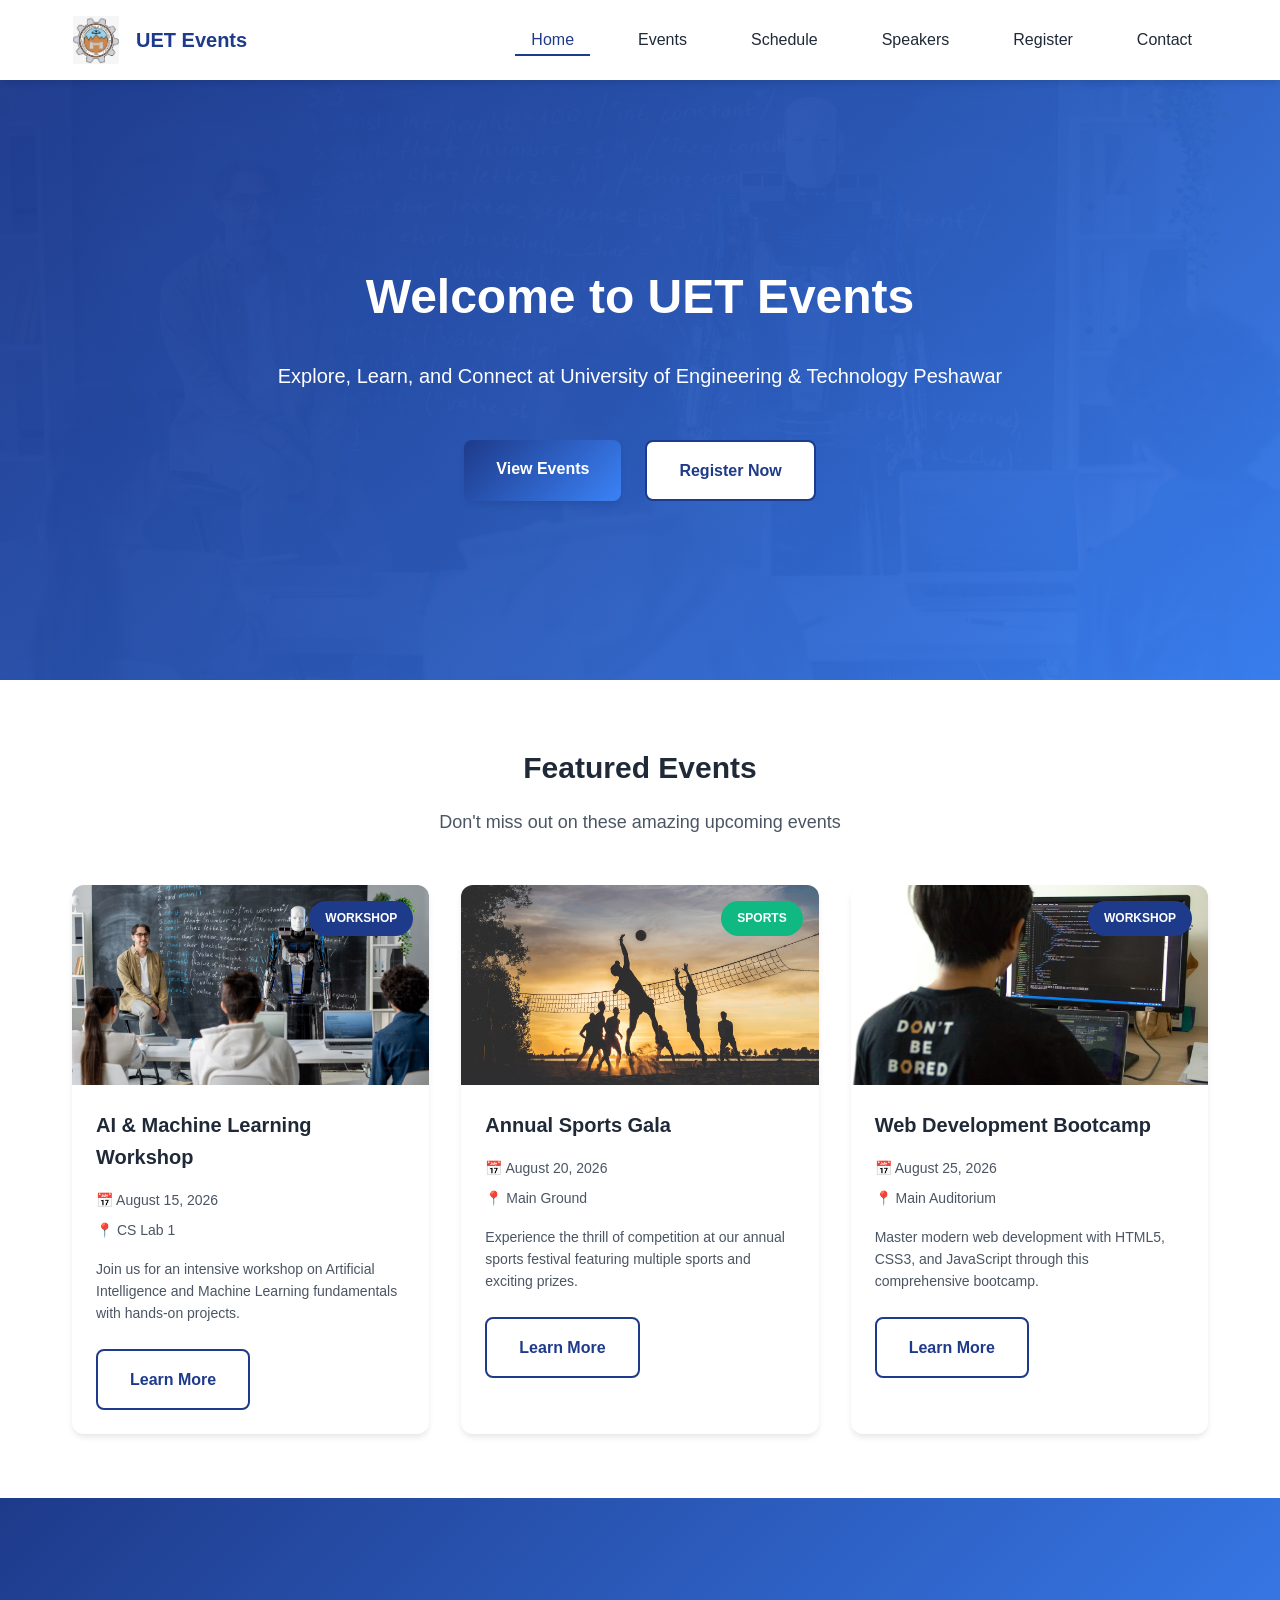
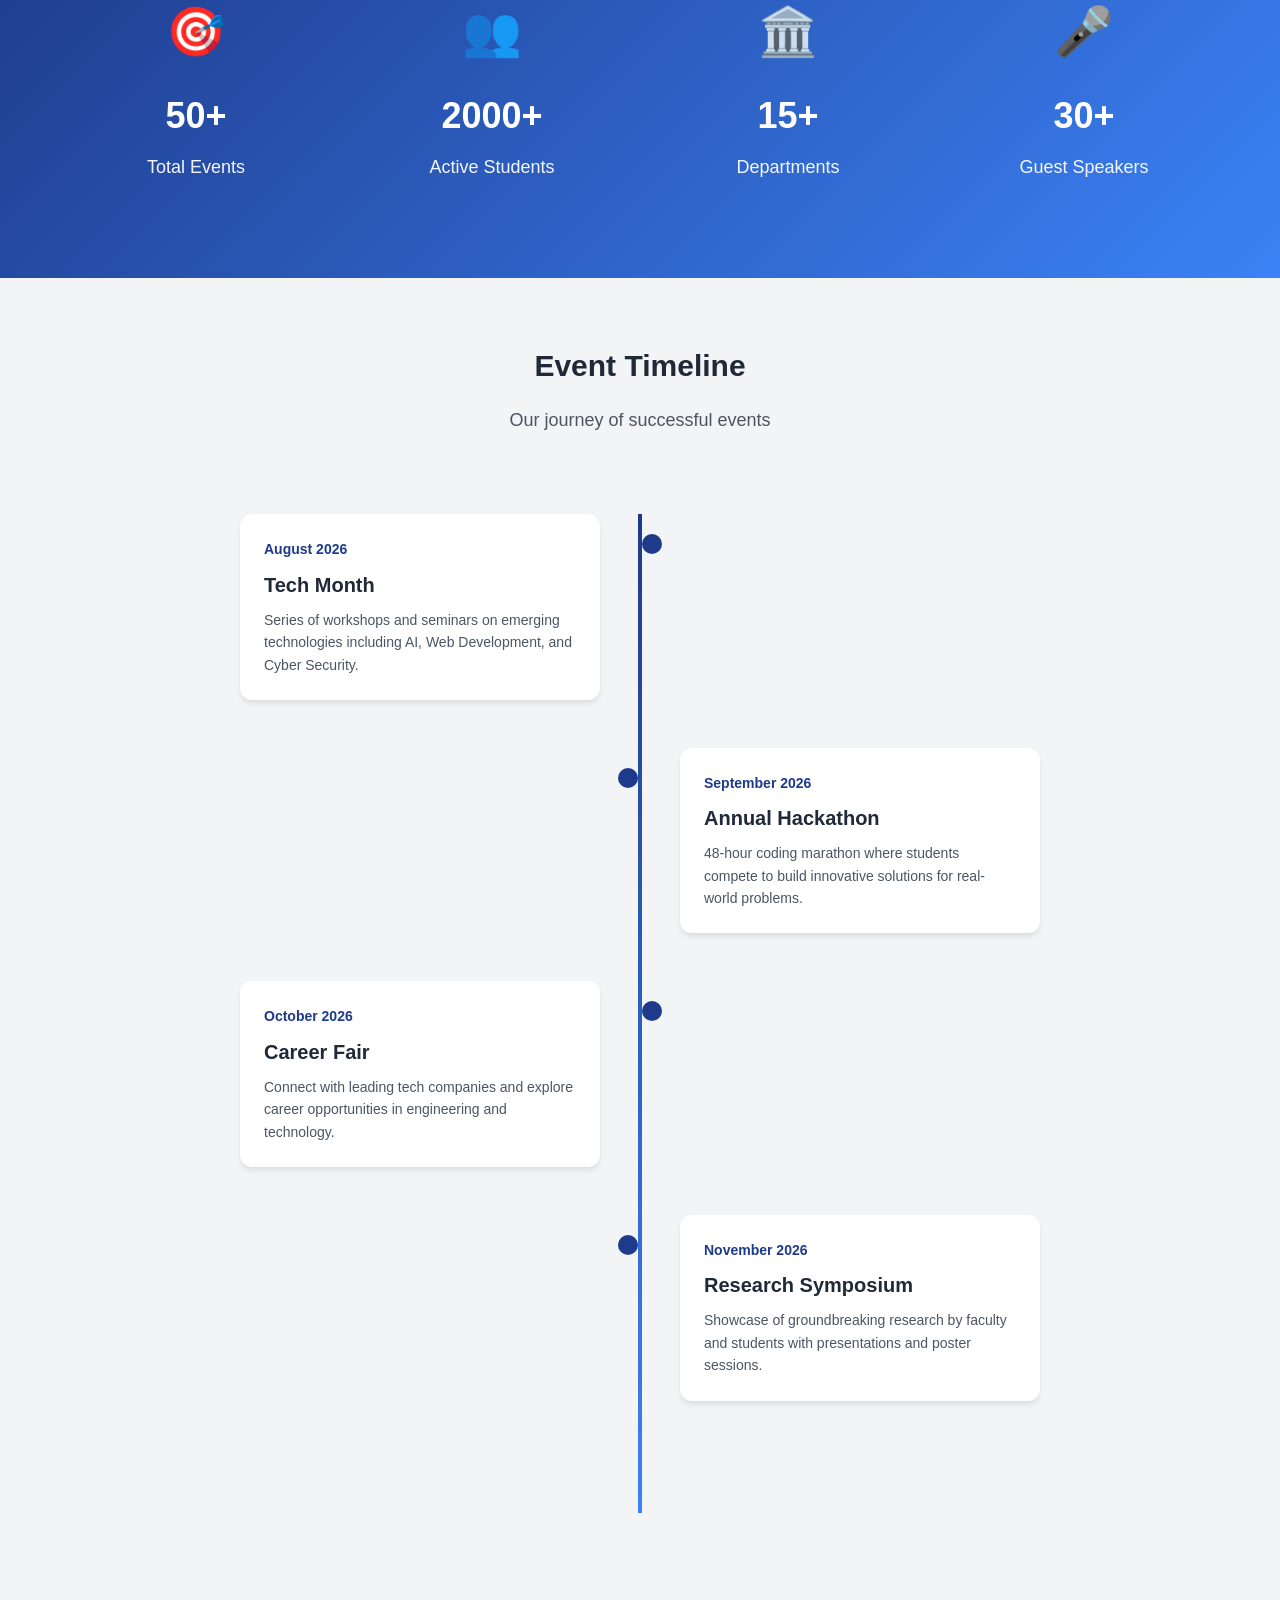
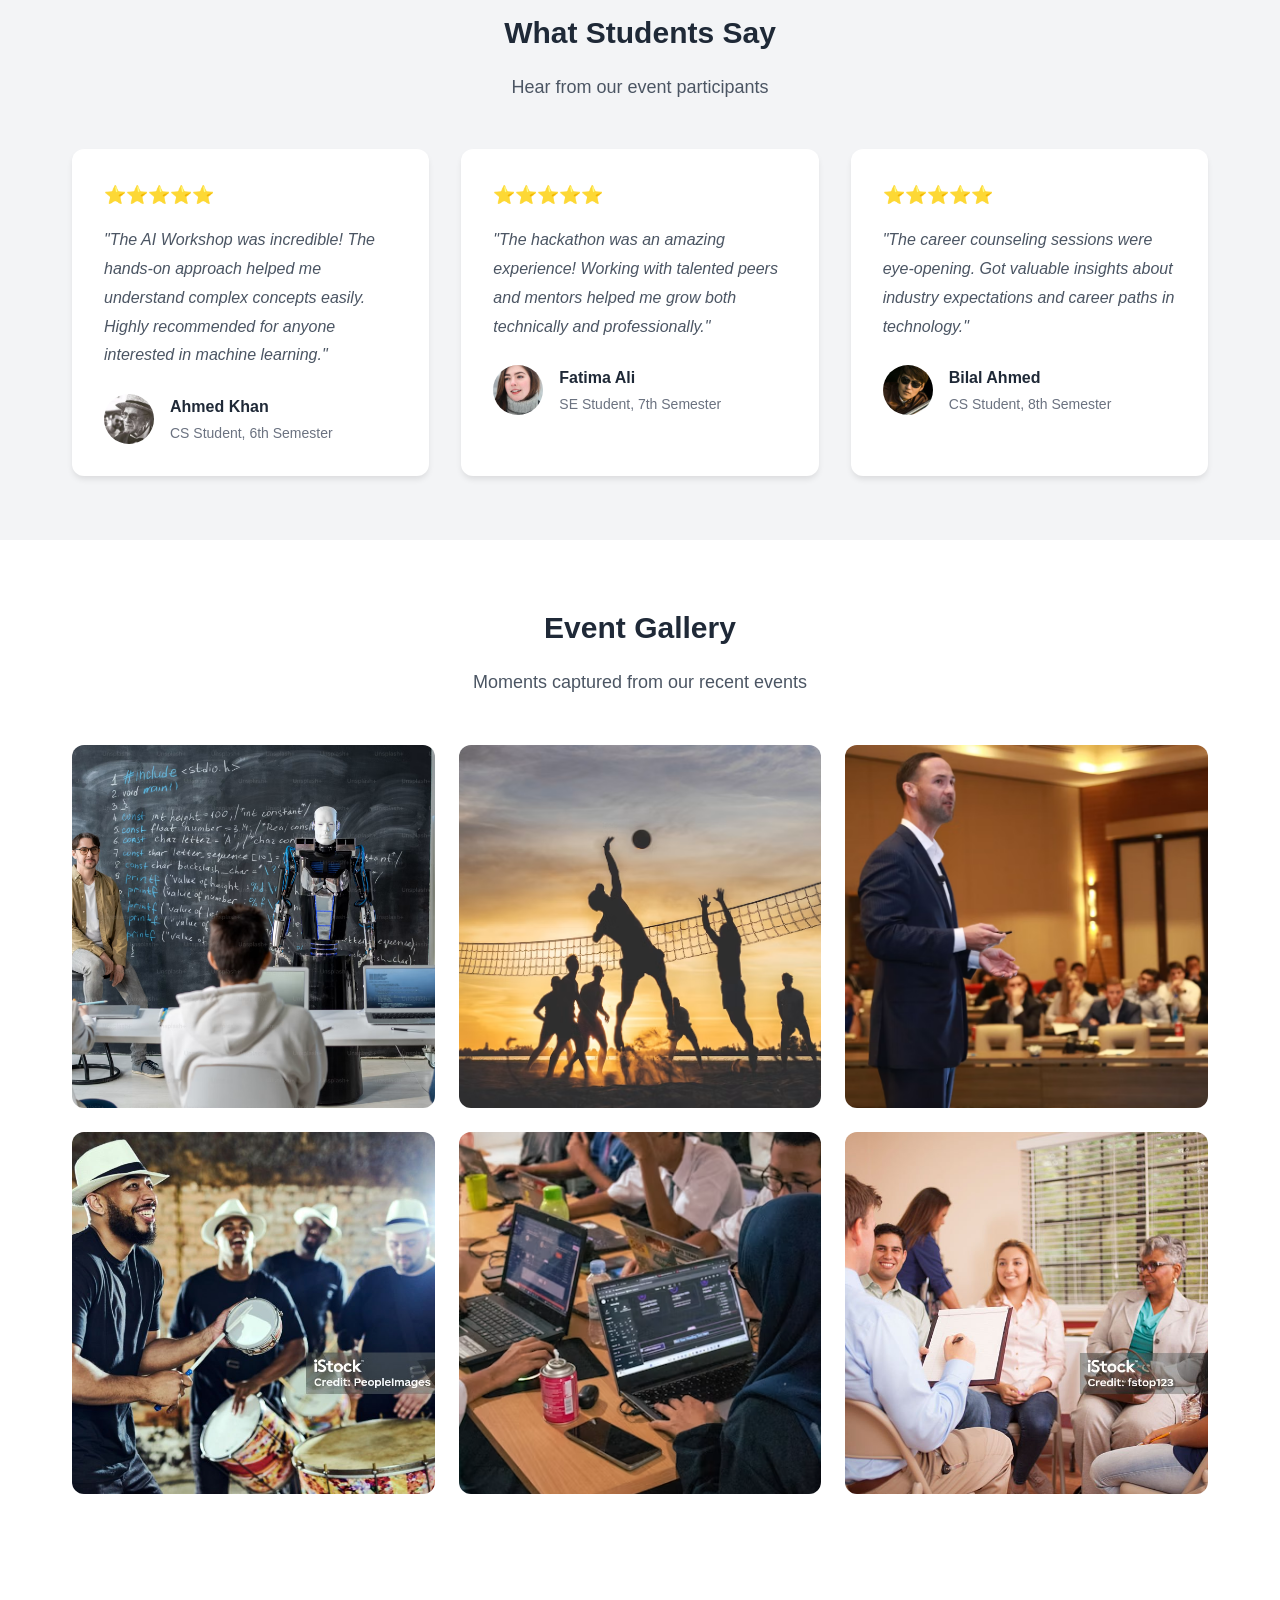
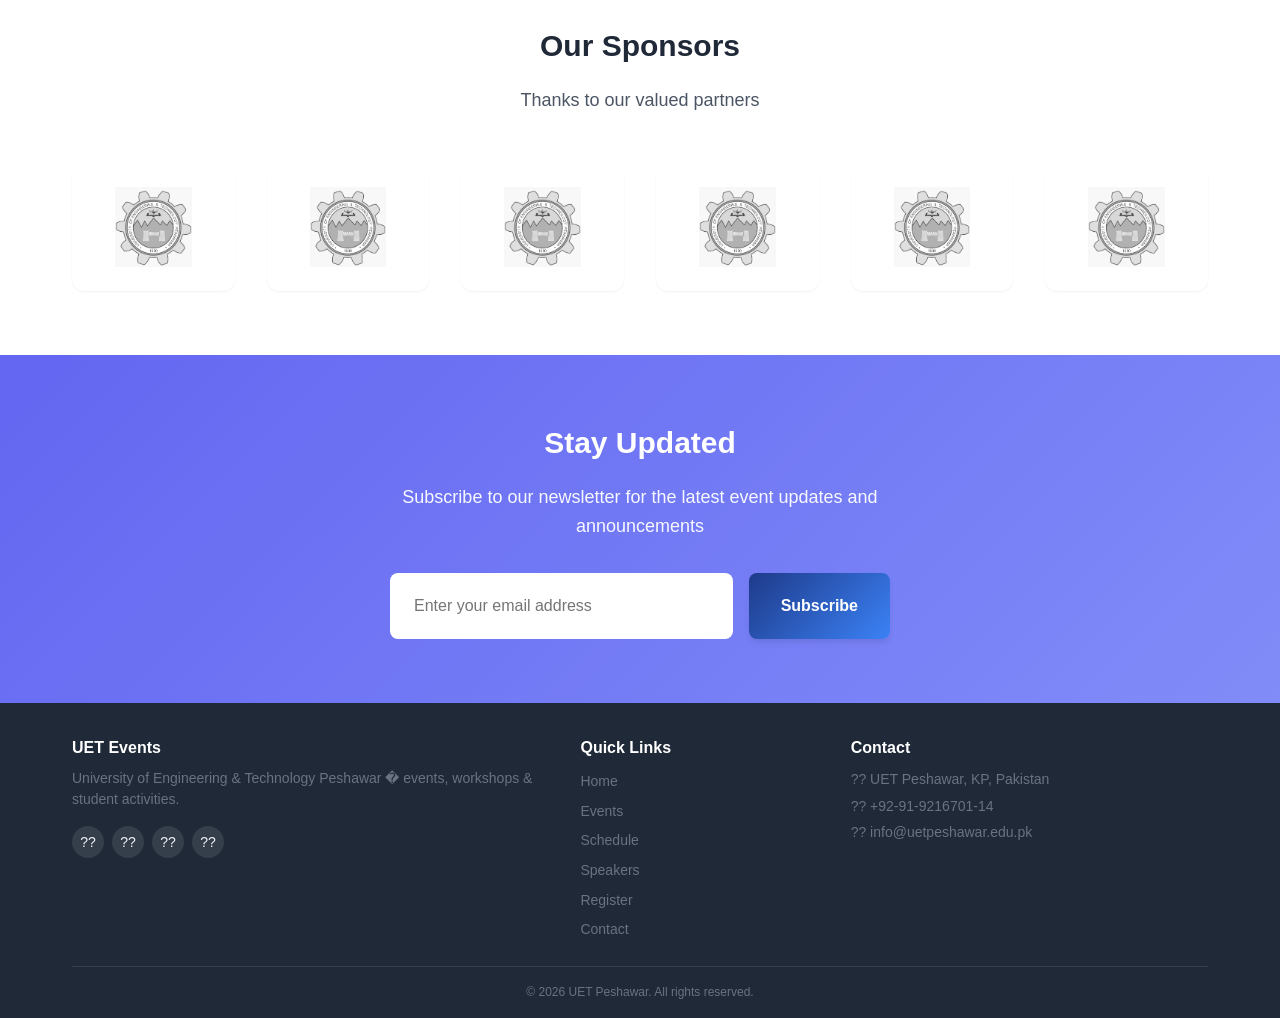
<file: index.html>
<!DOCTYPE html>
<html lang="en">
<head>
    <meta charset="UTF-8">
    <meta name="viewport" content="width=device-width, initial-scale=1.0">
    <meta name="description" content="University of Engineering & Technology Peshawar - Event Management System">
    <meta name="keywords" content="UET Peshawar, University Events, Workshops, Seminars, Conferences">
    <meta name="author" content="UET Peshawar">
    <title>UET Events - Home | University Event Management</title>
    <link rel="stylesheet" href="style.css">
</head>
<body>
    <!-- Navigation Bar -->
    <header>
        <nav class="navbar">
            <div class="container nav-container">
                <div class="logo">
                    <img src="images/logo/university-logo.png" alt="UET Peshawar Logo" class="logo-img">
                    <span class="logo-text">UET Events</span>
                </div>
                
                <!-- Hamburger Menu (CSS Only) -->
                <input type="checkbox" id="menu-toggle" class="menu-toggle">
                <label for="menu-toggle" class="menu-icon">
                    <span></span>
                    <span></span>
                    <span></span>
                </label>
                
                <ul class="nav-links">
                    <li><a href="index.html" class="nav-link active">Home</a></li>
                    <li><a href="events.html" class="nav-link">Events</a></li>
                    <li><a href="schedule.html" class="nav-link">Schedule</a></li>
                    <li><a href="speakers.html" class="nav-link">Speakers</a></li>
                    <li><a href="register.html" class="nav-link">Register</a></li>
                    <li><a href="contact.html" class="nav-link">Contact</a></li>
                </ul>
            </div>
        </nav>
    </header>

    <!-- Main Content -->
    <main>
        <!-- Hero Section -->
        <section class="hero">
            <div class="hero-overlay"></div>
            <div class="hero-content">
                <h1 class="hero-title">Welcome to UET Events</h1>
                <p class="hero-subtitle">Explore, Learn, and Connect at University of Engineering & Technology Peshawar</p>
                <div class="hero-buttons">
                    <a href="events.html" class="btn btn-primary">View Events</a>
                    <a href="register.html" class="btn btn-secondary">Register Now</a>
                </div>
            </div>
        </section>

        <!-- Featured Events Section -->
        <section class="featured-events section">
            <div class="container">
                <h2 class="section-title">Featured Events</h2>
                <p class="section-subtitle">Don't miss out on these amazing upcoming events</p>
                
                <div class="events-grid featured-grid">
                    <!-- Event Card 1 -->
                    <article class="event-card">
                        <div class="event-image">
                            <img src="images/event-ai-ml.png" alt="AI & Machine Learning Workshop">
                            <span class="event-badge badge-workshop">Workshop</span>
                        </div>
                        <div class="event-content">
                            <h3 class="event-title">AI & Machine Learning Workshop</h3>
                            <div class="event-meta">
                                <span class="event-date">📅 August 15, 2026</span>
                                <span class="event-venue">📍 CS Lab 1</span>
                            </div>
                            <p class="event-description">Join us for an intensive workshop on Artificial Intelligence and Machine Learning fundamentals with hands-on projects.</p>
                            <a href="events.html" class="btn btn-outline">Learn More</a>
                        </div>
                    </article>

                    <!-- Event Card 2 -->
                    <article class="event-card">
                        <div class="event-image">
                            <img src="images/event-sports.png" alt="Annual Sports Gala">
                            <span class="event-badge badge-sports">Sports</span>
                        </div>
                        <div class="event-content">
                            <h3 class="event-title">Annual Sports Gala</h3>
                            <div class="event-meta">
                                <span class="event-date">📅 August 20, 2026</span>
                                <span class="event-venue">📍 Main Ground</span>
                            </div>
                            <p class="event-description">Experience the thrill of competition at our annual sports festival featuring multiple sports and exciting prizes.</p>
                            <a href="events.html" class="btn btn-outline">Learn More</a>
                        </div>
                    </article>

                    <!-- Event Card 3 -->
                    <article class="event-card">
                        <div class="event-image">
                            <img src="images/event-web.png" alt="Web Development Bootcamp">
                            <span class="event-badge badge-workshop">Workshop</span>
                        </div>
                        <div class="event-content">
                            <h3 class="event-title">Web Development Bootcamp</h3>
                            <div class="event-meta">
                                <span class="event-date">📅 August 25, 2026</span>
                                <span class="event-venue">📍 Main Auditorium</span>
                            </div>
                            <p class="event-description">Master modern web development with HTML5, CSS3, and JavaScript through this comprehensive bootcamp.</p>
                            <a href="events.html" class="btn btn-outline">Learn More</a>
                        </div>
                    </article>
                </div>
            </div>
        </section>

        <!-- Statistics Section -->
        <section class="statistics section">
            <div class="container">
                <div class="stats-grid">
                    <div class="stat-card">
                        <div class="stat-icon">🎯</div>
                        <div class="stat-number">50+</div>
                        <div class="stat-label">Total Events</div>
                    </div>
                    <div class="stat-card">
                        <div class="stat-icon">👥</div>
                        <div class="stat-number">2000+</div>
                        <div class="stat-label">Active Students</div>
                    </div>
                    <div class="stat-card">
                        <div class="stat-icon">🏛️</div>
                        <div class="stat-number">15+</div>
                        <div class="stat-label">Departments</div>
                    </div>
                    <div class="stat-card">
                        <div class="stat-icon">🎤</div>
                        <div class="stat-number">30+</div>
                        <div class="stat-label">Guest Speakers</div>
                    </div>
                </div>
            </div>
        </section>

        <!-- Timeline Section -->
        <section class="timeline-section section">
            <div class="container">
                <h2 class="section-title">Event Timeline</h2>
                <p class="section-subtitle">Our journey of successful events</p>
                
                <div class="timeline">
                    <div class="timeline-item">
                        <div class="timeline-content">
                            <div class="timeline-date">August 2026</div>
                            <h3 class="timeline-title">Tech Month</h3>
                            <p class="timeline-description">Series of workshops and seminars on emerging technologies including AI, Web Development, and Cyber Security.</p>
                        </div>
                    </div>
                    <div class="timeline-item">
                        <div class="timeline-content">
                            <div class="timeline-date">September 2026</div>
                            <h3 class="timeline-title">Annual Hackathon</h3>
                            <p class="timeline-description">48-hour coding marathon where students compete to build innovative solutions for real-world problems.</p>
                        </div>
                    </div>
                    <div class="timeline-item">
                        <div class="timeline-content">
                            <div class="timeline-date">October 2026</div>
                            <h3 class="timeline-title">Career Fair</h3>
                            <p class="timeline-description">Connect with leading tech companies and explore career opportunities in engineering and technology.</p>
                        </div>
                    </div>
                    <div class="timeline-item">
                        <div class="timeline-content">
                            <div class="timeline-date">November 2026</div>
                            <h3 class="timeline-title">Research Symposium</h3>
                            <p class="timeline-description">Showcase of groundbreaking research by faculty and students with presentations and poster sessions.</p>
                        </div>
                    </div>
                </div>
            </div>
        </section>

        <!-- Testimonials Section -->
        <section class="testimonials section">
            <div class="container">
                <h2 class="section-title">What Students Say</h2>
                <p class="section-subtitle">Hear from our event participants</p>
                
                <div class="testimonials-grid">
                    <div class="testimonial-card">
                        <div class="testimonial-stars">⭐⭐⭐⭐⭐</div>
                        <p class="testimonial-text">"The AI Workshop was incredible! The hands-on approach helped me understand complex concepts easily. Highly recommended for anyone interested in machine learning."</p>
                        <div class="testimonial-author">
                            <img src="images/speaker1.png" alt="Ahmed Khan" class="testimonial-img">
                            <div class="testimonial-info">
                                <h4 class="testimonial-name">Ahmed Khan</h4>
                                <p class="testimonial-role">CS Student, 6th Semester</p>
                            </div>
                        </div>
                    </div>
                    
                    <div class="testimonial-card">
                        <div class="testimonial-stars">⭐⭐⭐⭐⭐</div>
                        <p class="testimonial-text">"The hackathon was an amazing experience! Working with talented peers and mentors helped me grow both technically and professionally."</p>
                        <div class="testimonial-author">
                            <img src="images/speaker2.png" alt="Fatima Ali" class="testimonial-img">
                            <div class="testimonial-info">
                                <h4 class="testimonial-name">Fatima Ali</h4>
                                <p class="testimonial-role">SE Student, 7th Semester</p>
                            </div>
                        </div>
                    </div>
                    
                    <div class="testimonial-card">
                        <div class="testimonial-stars">⭐⭐⭐⭐⭐</div>
                        <p class="testimonial-text">"The career counseling sessions were eye-opening. Got valuable insights about industry expectations and career paths in technology."</p>
                        <div class="testimonial-author">
                            <img src="images/speaker3.png" alt="Bilal Ahmed" class="testimonial-img">
                            <div class="testimonial-info">
                                <h4 class="testimonial-name">Bilal Ahmed</h4>
                                <p class="testimonial-role">CS Student, 8th Semester</p>
                            </div>
                        </div>
                    </div>
                </div>
            </div>
        </section>

        <!-- Gallery Section -->
        <section class="gallery section">
            <div class="container">
                <h2 class="section-title">Event Gallery</h2>
                <p class="section-subtitle">Moments captured from our recent events</p>
                
                <div class="gallery-grid">
                    <div class="gallery-item">
                        <img src="images/event-ai-ml.png" alt="Workshop Session">
                        <div class="gallery-overlay">
                            <p class="gallery-caption">Workshop Session</p>
                        </div>
                    </div>
                    <div class="gallery-item">
                        <img src="images/event-sports.png" alt="Sports Day">
                        <div class="gallery-overlay">
                            <p class="gallery-caption">Sports Day</p>
                        </div>
                    </div>
                    <div class="gallery-item">
                        <img src="images/event-research.png" alt="Seminar">
                        <div class="gallery-overlay">
                            <p class="gallery-caption">Tech Seminar</p>
                        </div>
                    </div>
                    <div class="gallery-item">
                        <img src="images/event-cultural.png" alt="Cultural Event">
                        <div class="gallery-overlay">
                            <p class="gallery-caption">Cultural Festival</p>
                        </div>
                    </div>
                    <div class="gallery-item">
                        <img src="images/event-hackathon.png" alt="Hackathon">
                        <div class="gallery-overlay">
                            <p class="gallery-caption">Hackathon 2025</p>
                        </div>
                    </div>
                    <div class="gallery-item">
                        <img src="images/event-career.png" alt="Award Ceremony">
                        <div class="gallery-overlay">
                            <p class="gallery-caption">Award Ceremony</p>
                        </div>
                    </div>
                </div>
            </div>
        </section>

        <!-- Sponsors Section -->
        <section class="sponsors section">
            <div class="container">
                <h2 class="section-title">Our Sponsors</h2>
                <p class="section-subtitle">Thanks to our valued partners</p>
                
                <div class="sponsors-grid">
                    <div class="sponsor-card">
                        <img src="images/logo/university-logo.png" alt="Tech Corp" class="sponsor-logo">
                    </div>
                    <div class="sponsor-card">
                        <img src="images/logo/university-logo.png" alt="Innovate Ltd" class="sponsor-logo">
                    </div>
                    <div class="sponsor-card">
                        <img src="images/logo/university-logo.png" alt="Digital Solutions" class="sponsor-logo">
                    </div>
                    <div class="sponsor-card">
                        <img src="images/logo/university-logo.png" alt="Code Academy" class="sponsor-logo">
                    </div>
                    <div class="sponsor-card">
                        <img src="images/logo/university-logo.png" alt="Future Tech" class="sponsor-logo">
                    </div>
                    <div class="sponsor-card">
                        <img src="images/logo/university-logo.png" alt="Smart Systems" class="sponsor-logo">
                    </div>
                </div>
            </div>
        </section>

        <!-- Newsletter Section -->
        <section class="newsletter section">
            <div class="container">
                <div class="newsletter-content">
                    <h2 class="newsletter-title">Stay Updated</h2>
                    <p class="newsletter-text">Subscribe to our newsletter for the latest event updates and announcements</p>
                    <form class="newsletter-form">
                        <input type="email" class="newsletter-input" placeholder="Enter your email address" required>
                        <button type="submit" class="btn btn-primary">Subscribe</button>
                    </form>
                </div>
            </div>
        </section>
    </main>

    <!-- Footer -->
    <footer class="footer">
        <div class="container">
            <div class="footer-grid">
                <div class="footer-col">
                    <h3 class="footer-title">UET Events</h3>
                    <p class="footer-text">University of Engineering & Technology Peshawar � events, workshops & student activities.</p>
                    <div class="footer-social">
                        <a href="#" class="social-link" aria-label="Facebook">??</a>
                        <a href="#" class="social-link" aria-label="Twitter">??</a>
                        <a href="#" class="social-link" aria-label="LinkedIn">??</a>
                        <a href="#" class="social-link" aria-label="Instagram">??</a>
                    </div>
                </div>
                <div class="footer-col">
                    <h3 class="footer-title">Quick Links</h3>
                    <ul class="footer-links">
                        <li><a href="index.html" class="footer-link">Home</a></li>
                        <li><a href="events.html" class="footer-link">Events</a></li>
                        <li><a href="schedule.html" class="footer-link">Schedule</a></li>
                        <li><a href="speakers.html" class="footer-link">Speakers</a></li>
                        <li><a href="register.html" class="footer-link">Register</a></li>
                        <li><a href="contact.html" class="footer-link">Contact</a></li>
                    </ul>
                </div>
                <div class="footer-col">
                    <h3 class="footer-title">Contact</h3>
                    <ul class="footer-contact">
                        <li>?? UET Peshawar, KP, Pakistan</li>
                        <li>?? +92-91-9216701-14</li>
                        <li>?? info@uetpeshawar.edu.pk</li>
                    </ul>
                </div>
            </div>
            <div class="footer-bottom">
                <p>&copy; 2026 UET Peshawar. All rights reserved.</p>
            </div>
        </div>
    </footer>
</body>
</html>
</file>
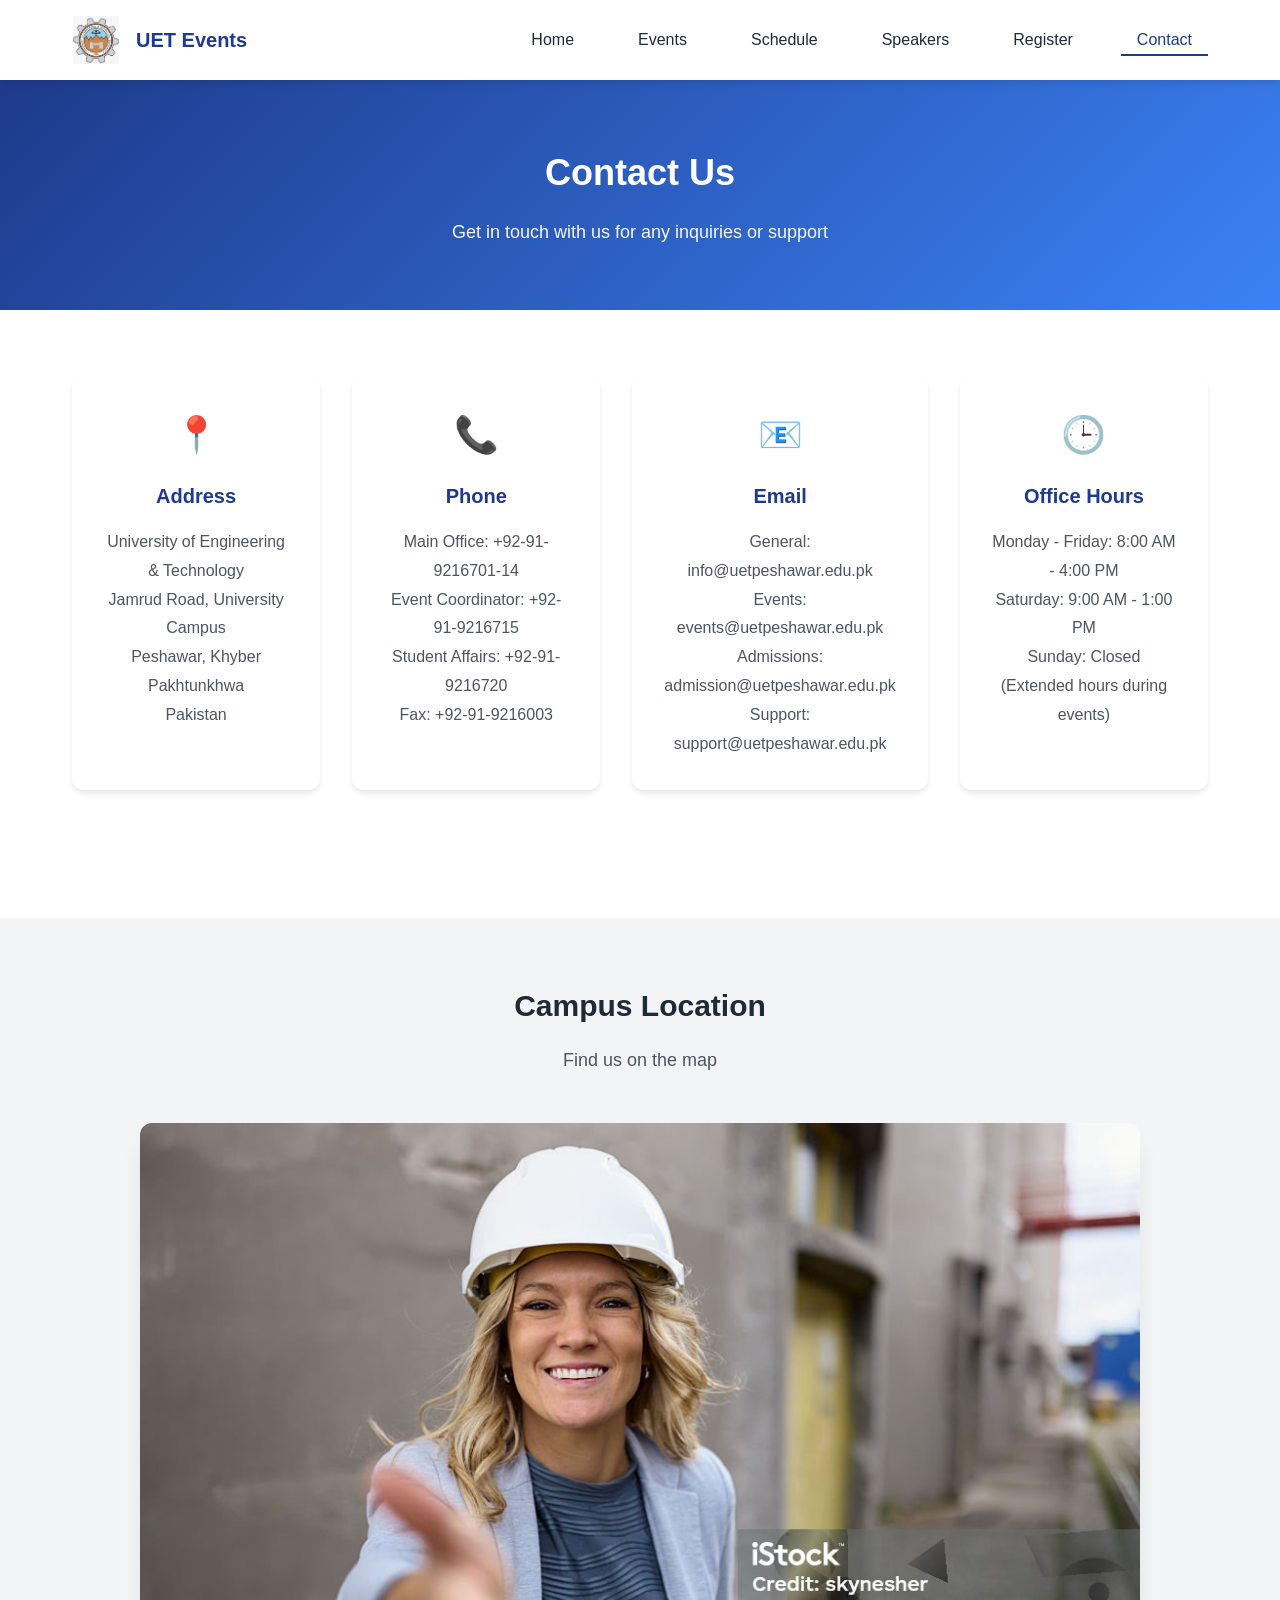
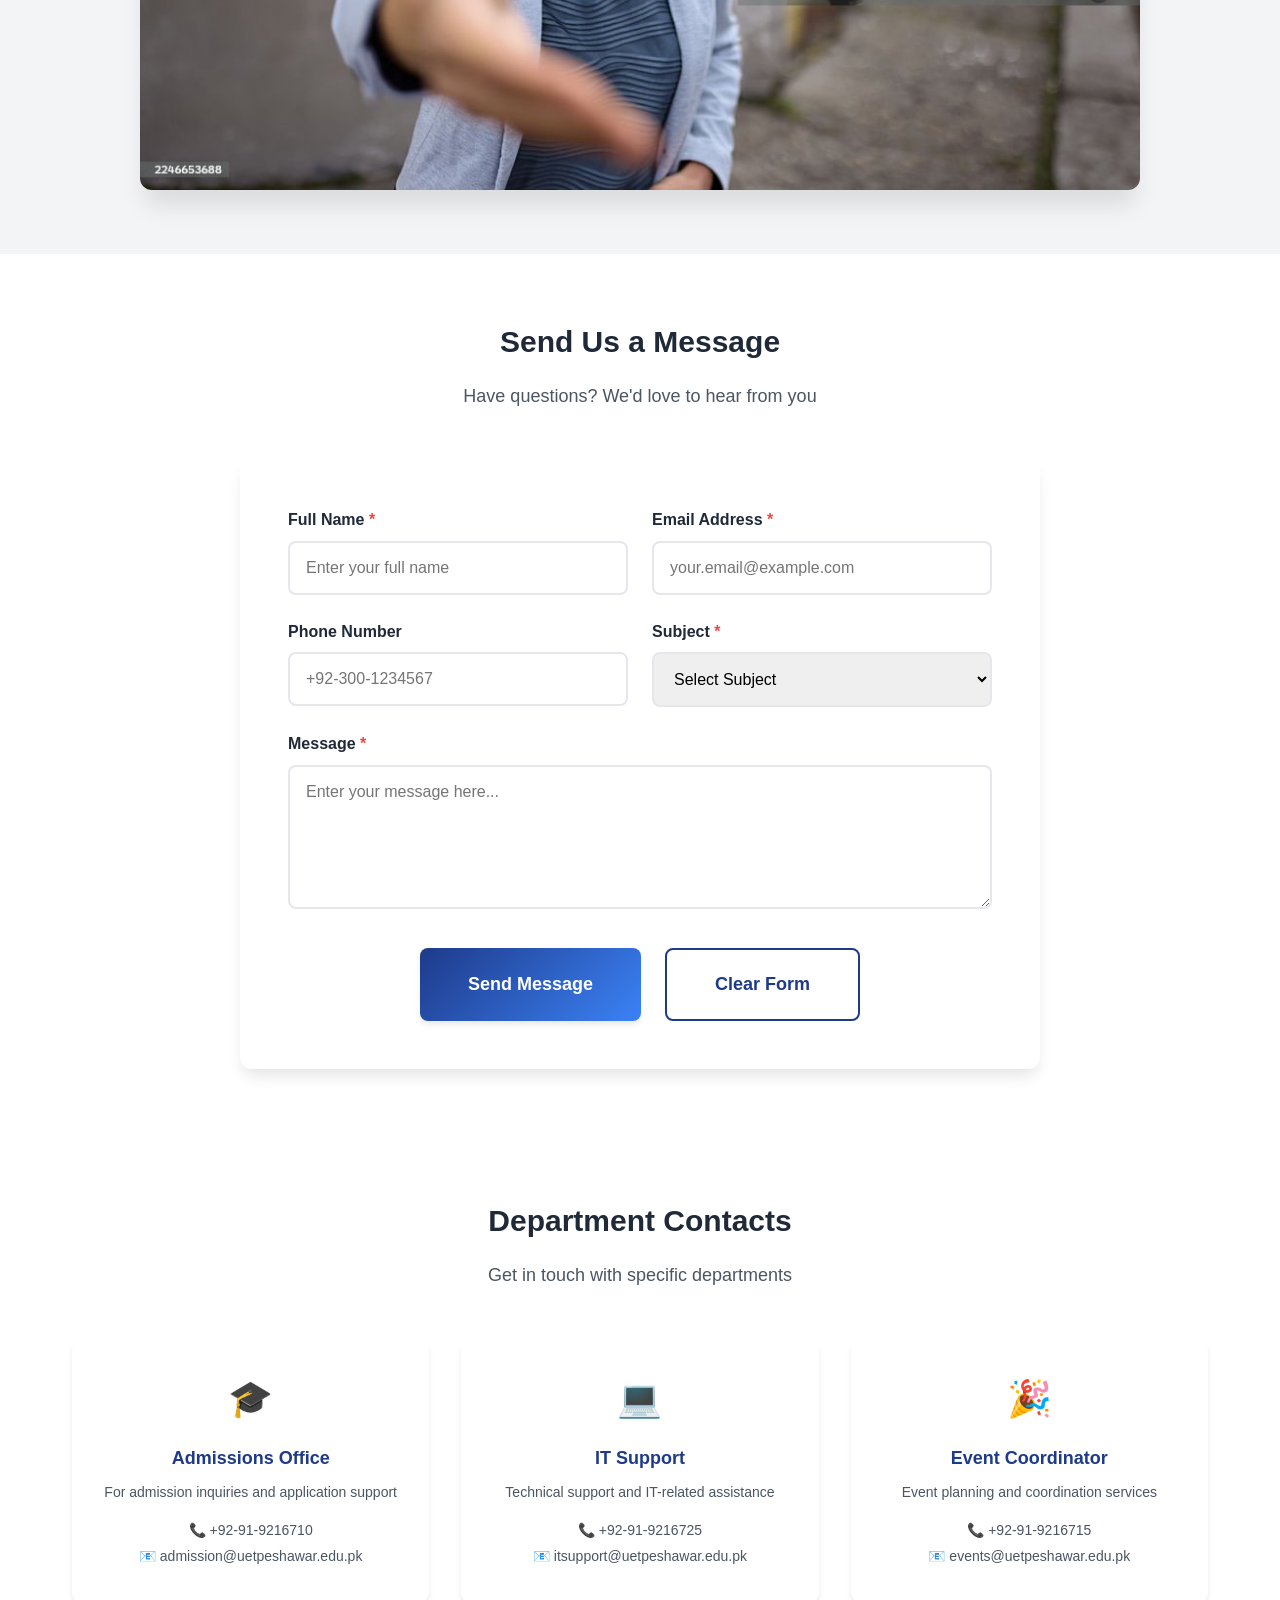
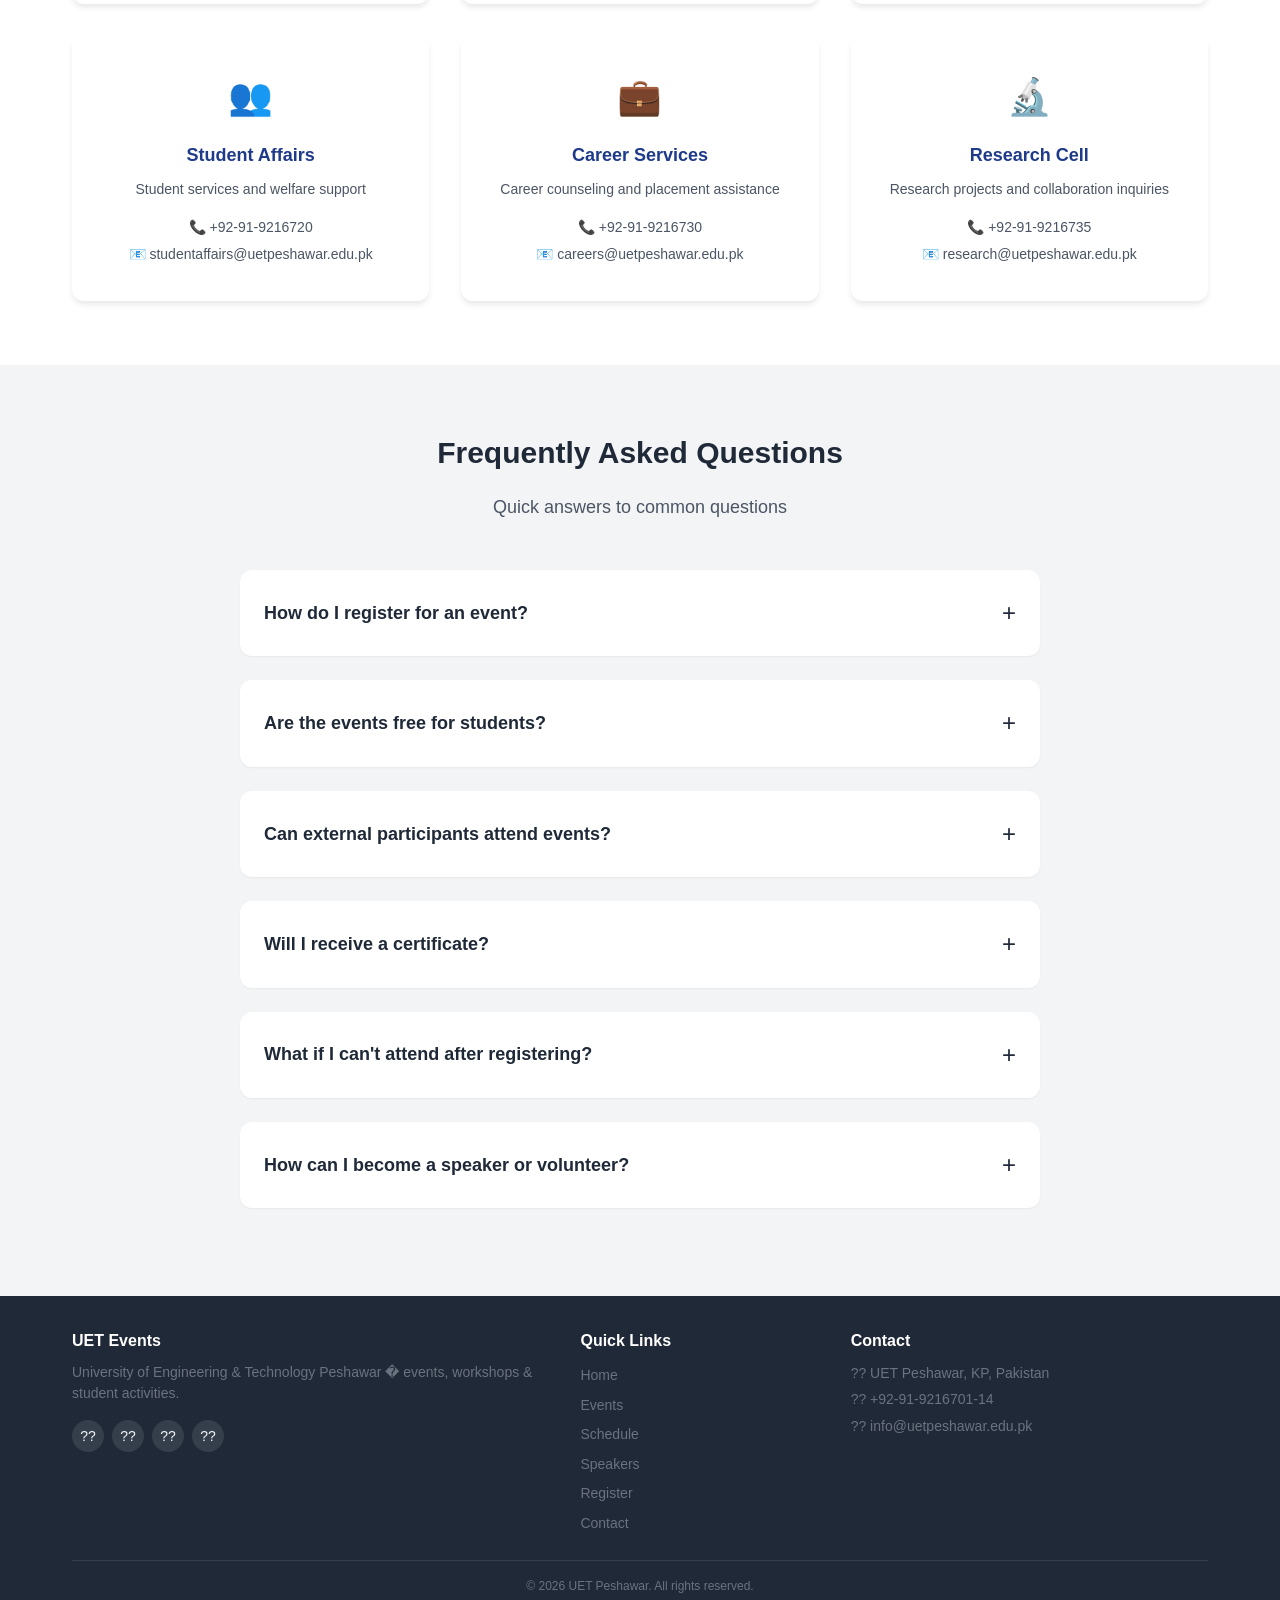
<file: contact.html>
<!DOCTYPE html>
<html lang="en">
<head>
    <meta charset="UTF-8">
    <meta name="viewport" content="width=device-width, initial-scale=1.0">
    <meta name="description" content="Contact UET Peshawar Event Management - Get in touch with us">
    <meta name="keywords" content="Contact UET, University Contact, Event Inquiries">
    <title>Contact Us | UET Events - University Event Management</title>
    <link rel="stylesheet" href="style.css">
</head>
<body>
    <!-- Navigation Bar -->
    <header>
        <nav class="navbar">
            <div class="container nav-container">
                <div class="logo">
                    <img src="images/logo/university-logo.png" alt="UET Peshawar Logo" class="logo-img">
                    <span class="logo-text">UET Events</span>
                </div>
                
                <input type="checkbox" id="menu-toggle" class="menu-toggle">
                <label for="menu-toggle" class="menu-icon">
                    <span></span>
                    <span></span>
                    <span></span>
                </label>
                
                <ul class="nav-links">
                    <li><a href="index.html" class="nav-link">Home</a></li>
                    <li><a href="events.html" class="nav-link">Events</a></li>
                    <li><a href="schedule.html" class="nav-link">Schedule</a></li>
                    <li><a href="speakers.html" class="nav-link">Speakers</a></li>
                    <li><a href="register.html" class="nav-link">Register</a></li>
                    <li><a href="contact.html" class="nav-link active">Contact</a></li>
                </ul>
            </div>
        </nav>
    </header>

    <!-- Page Header -->
    <section class="page-header">
        <div class="container">
            <h1 class="page-title">Contact Us</h1>
            <p class="page-subtitle">Get in touch with us for any inquiries or support</p>
        </div>
    </section>

    <!-- Main Content -->
    <main>
        <!-- Contact Information Section -->
        <section class="contact-info-section section">
            <div class="container">
                <div class="contact-info-grid">
                    <!-- Address Card -->
                    <div class="info-card">
                        <div class="info-icon">📍</div>
                        <h3 class="info-title">Address</h3>
                        <p class="info-text">
                            University of Engineering & Technology<br>
                            Jamrud Road, University Campus<br>
                            Peshawar, Khyber Pakhtunkhwa<br>
                            Pakistan
                        </p>
                    </div>

                    <!-- Phone Card -->
                    <div class="info-card">
                        <div class="info-icon">📞</div>
                        <h3 class="info-title">Phone</h3>
                        <p class="info-text">
                            Main Office: +92-91-9216701-14<br>
                            Event Coordinator: +92-91-9216715<br>
                            Student Affairs: +92-91-9216720<br>
                            Fax: +92-91-9216003
                        </p>
                    </div>

                    <!-- Email Card -->
                    <div class="info-card">
                        <div class="info-icon">📧</div>
                        <h3 class="info-title">Email</h3>
                        <p class="info-text">
                            General: info@uetpeshawar.edu.pk<br>
                            Events: events@uetpeshawar.edu.pk<br>
                            Admissions: admission@uetpeshawar.edu.pk<br>
                            Support: support@uetpeshawar.edu.pk
                        </p>
                    </div>

                    <!-- Office Hours Card -->
                    <div class="info-card">
                        <div class="info-icon">🕒</div>
                        <h3 class="info-title">Office Hours</h3>
                        <p class="info-text">
                            Monday - Friday: 8:00 AM - 4:00 PM<br>
                            Saturday: 9:00 AM - 1:00 PM<br>
                            Sunday: Closed<br>
                            (Extended hours during events)
                        </p>
                    </div>
                </div>
            </div>
        </section>

        <!-- Map Section -->
        <section class="map-section section">
            <div class="container">
                <h2 class="section-title">Campus Location</h2>
                <p class="section-subtitle">Find us on the map</p>
                
                <div class="map-container">
                    <img src="images/event-industry.png" alt="UET Peshawar Campus Map" class="campus-map">
                </div>
            </div>
        </section>

        <!-- Contact Form Section -->
        <section class="contact-form-section section">
            <div class="container">
                <div class="contact-form-wrapper">
                    <div class="contact-form-intro">
                        <h2 class="section-title">Send Us a Message</h2>
                        <p class="section-subtitle">Have questions? We'd love to hear from you</p>
                    </div>

                    <form class="contact-form" action="#" method="post">
                        <div class="form-row">
                            <div class="form-group">
                                <label for="name" class="form-label">Full Name <span class="required">*</span></label>
                                <input 
                                    type="text" 
                                    id="name" 
                                    name="name" 
                                    class="form-input" 
                                    placeholder="Enter your full name" 
                                    required
                                >
                            </div>

                            <div class="form-group">
                                <label for="contact-email" class="form-label">Email Address <span class="required">*</span></label>
                                <input 
                                    type="email" 
                                    id="contact-email" 
                                    name="email" 
                                    class="form-input" 
                                    placeholder="your.email@example.com" 
                                    required
                                >
                            </div>
                        </div>

                        <div class="form-row">
                            <div class="form-group">
                                <label for="contact-phone" class="form-label">Phone Number</label>
                                <input 
                                    type="tel" 
                                    id="contact-phone" 
                                    name="phone" 
                                    class="form-input" 
                                    placeholder="+92-300-1234567"
                                    pattern="[+0-9\-]{10,15}"
                                >
                            </div>

                            <div class="form-group">
                                <label for="subject" class="form-label">Subject <span class="required">*</span></label>
                                <select id="subject" name="subject" class="form-select" required>
                                    <option value="">Select Subject</option>
                                    <option value="general">General Inquiry</option>
                                    <option value="event-info">Event Information</option>
                                    <option value="registration">Registration Support</option>
                                    <option value="technical">Technical Issue</option>
                                    <option value="feedback">Feedback</option>
                                    <option value="partnership">Partnership Opportunity</option>
                                    <option value="other">Other</option>
                                </select>
                            </div>
                        </div>

                        <div class="form-group">
                            <label for="message" class="form-label">Message <span class="required">*</span></label>
                            <textarea 
                                id="message" 
                                name="message" 
                                class="form-textarea" 
                                rows="6" 
                                placeholder="Enter your message here..." 
                                required
                            ></textarea>
                        </div>

                        <div class="form-buttons">
                            <button type="submit" class="btn btn-primary btn-large">
                                Send Message
                            </button>
                            <button type="reset" class="btn btn-secondary btn-large">
                                Clear Form
                            </button>
                        </div>
                    </form>
                </div>
            </div>
        </section>

        <!-- Quick Contact Cards Section -->
        <section class="quick-contact-section section">
            <div class="container">
                <h2 class="section-title">Department Contacts</h2>
                <p class="section-subtitle">Get in touch with specific departments</p>
                
                <div class="department-grid">
                    <!-- Admissions Office -->
                    <div class="department-card">
                        <div class="department-icon">🎓</div>
                        <h3 class="department-name">Admissions Office</h3>
                        <p class="department-description">For admission inquiries and application support</p>
                        <div class="department-contact">
                            <p>📞 +92-91-9216710</p>
                            <p>📧 admission@uetpeshawar.edu.pk</p>
                        </div>
                    </div>

                    <!-- IT Support -->
                    <div class="department-card">
                        <div class="department-icon">💻</div>
                        <h3 class="department-name">IT Support</h3>
                        <p class="department-description">Technical support and IT-related assistance</p>
                        <div class="department-contact">
                            <p>📞 +92-91-9216725</p>
                            <p>📧 itsupport@uetpeshawar.edu.pk</p>
                        </div>
                    </div>

                    <!-- Event Coordinator -->
                    <div class="department-card">
                        <div class="department-icon">🎉</div>
                        <h3 class="department-name">Event Coordinator</h3>
                        <p class="department-description">Event planning and coordination services</p>
                        <div class="department-contact">
                            <p>📞 +92-91-9216715</p>
                            <p>📧 events@uetpeshawar.edu.pk</p>
                        </div>
                    </div>

                    <!-- Student Affairs -->
                    <div class="department-card">
                        <div class="department-icon">👥</div>
                        <h3 class="department-name">Student Affairs</h3>
                        <p class="department-description">Student services and welfare support</p>
                        <div class="department-contact">
                            <p>📞 +92-91-9216720</p>
                            <p>📧 studentaffairs@uetpeshawar.edu.pk</p>
                        </div>
                    </div>

                    <!-- Career Services -->
                    <div class="department-card">
                        <div class="department-icon">💼</div>
                        <h3 class="department-name">Career Services</h3>
                        <p class="department-description">Career counseling and placement assistance</p>
                        <div class="department-contact">
                            <p>📞 +92-91-9216730</p>
                            <p>📧 careers@uetpeshawar.edu.pk</p>
                        </div>
                    </div>

                    <!-- Research Cell -->
                    <div class="department-card">
                        <div class="department-icon">🔬</div>
                        <h3 class="department-name">Research Cell</h3>
                        <p class="department-description">Research projects and collaboration inquiries</p>
                        <div class="department-contact">
                            <p>📞 +92-91-9216735</p>
                            <p>📧 research@uetpeshawar.edu.pk</p>
                        </div>
                    </div>
                </div>
            </div>
        </section>

        <!-- FAQ Section -->
        <section class="faq-section section">
            <div class="container">
                <h2 class="section-title">Frequently Asked Questions</h2>
                <p class="section-subtitle">Quick answers to common questions</p>
                
                <div class="faq-container">
                    <!-- FAQ Item 1 -->
                    <div class="faq-item">
                        <input type="checkbox" id="faq1" class="faq-toggle">
                        <label for="faq1" class="faq-question">
                            How do I register for an event?
                            <span class="faq-icon">+</span>
                        </label>
                        <div class="faq-answer">
                            <p>Visit our Registration page, fill out the form with your details, select the event you want to attend, and submit. You'll receive a confirmation email with further instructions.</p>
                        </div>
                    </div>

                    <!-- FAQ Item 2 -->
                    <div class="faq-item">
                        <input type="checkbox" id="faq2" class="faq-toggle">
                        <label for="faq2" class="faq-question">
                            Are the events free for students?
                            <span class="faq-icon">+</span>
                        </label>
                        <div class="faq-answer">
                            <p>Most events are free for UET students. Some specialized workshops or conferences may have a nominal fee to cover materials and resources. Check the specific event details for fee information.</p>
                        </div>
                    </div>

                    <!-- FAQ Item 3 -->
                    <div class="faq-item">
                        <input type="checkbox" id="faq3" class="faq-toggle">
                        <label for="faq3" class="faq-question">
                            Can external participants attend events?
                            <span class="faq-icon">+</span>
                        </label>
                        <div class="faq-answer">
                            <p>Yes, many of our events are open to external participants. However, UET students get priority registration. External participants may need to pay a registration fee for certain events.</p>
                        </div>
                    </div>

                    <!-- FAQ Item 4 -->
                    <div class="faq-item">
                        <input type="checkbox" id="faq4" class="faq-toggle">
                        <label for="faq4" class="faq-question">
                            Will I receive a certificate?
                            <span class="faq-icon">+</span>
                        </label>
                        <div class="faq-answer">
                            <p>Yes, certificates of participation or completion are provided for most workshops, seminars, and conferences. Attendance requirements may apply for certificate eligibility.</p>
                        </div>
                    </div>

                    <!-- FAQ Item 5 -->
                    <div class="faq-item">
                        <input type="checkbox" id="faq5" class="faq-toggle">
                        <label for="faq5" class="faq-question">
                            What if I can't attend after registering?
                            <span class="faq-icon">+</span>
                        </label>
                        <div class="faq-answer">
                            <p>Please inform us as soon as possible by emailing events@uetpeshawar.edu.pk. This helps us manage capacity and allows other students to participate.</p>
                        </div>
                    </div>

                    <!-- FAQ Item 6 -->
                    <div class="faq-item">
                        <input type="checkbox" id="faq6" class="faq-toggle">
                        <label for="faq6" class="faq-question">
                            How can I become a speaker or volunteer?
                            <span class="faq-icon">+</span>
                        </label>
                        <div class="faq-answer">
                            <p>We welcome speakers and volunteers! Contact our Event Coordinator at events@uetpeshawar.edu.pk with your details, areas of expertise (for speakers), or your interest in volunteering.</p>
                        </div>
                    </div>
                </div>
            </div>
        </section>
    </main>

    <!-- Footer -->
    <footer class="footer">
        <div class="container">
            <div class="footer-grid">
                <div class="footer-col">
                    <h3 class="footer-title">UET Events</h3>
                    <p class="footer-text">University of Engineering & Technology Peshawar � events, workshops & student activities.</p>
                    <div class="footer-social">
                        <a href="#" class="social-link" aria-label="Facebook">??</a>
                        <a href="#" class="social-link" aria-label="Twitter">??</a>
                        <a href="#" class="social-link" aria-label="LinkedIn">??</a>
                        <a href="#" class="social-link" aria-label="Instagram">??</a>
                    </div>
                </div>
                <div class="footer-col">
                    <h3 class="footer-title">Quick Links</h3>
                    <ul class="footer-links">
                        <li><a href="index.html" class="footer-link">Home</a></li>
                        <li><a href="events.html" class="footer-link">Events</a></li>
                        <li><a href="schedule.html" class="footer-link">Schedule</a></li>
                        <li><a href="speakers.html" class="footer-link">Speakers</a></li>
                        <li><a href="register.html" class="footer-link">Register</a></li>
                        <li><a href="contact.html" class="footer-link">Contact</a></li>
                    </ul>
                </div>
                <div class="footer-col">
                    <h3 class="footer-title">Contact</h3>
                    <ul class="footer-contact">
                        <li>?? UET Peshawar, KP, Pakistan</li>
                        <li>?? +92-91-9216701-14</li>
                        <li>?? info@uetpeshawar.edu.pk</li>
                    </ul>
                </div>
            </div>
            <div class="footer-bottom">
                <p>&copy; 2026 UET Peshawar. All rights reserved.</p>
            </div>
        </div>
    </footer>
</body>
</html>
</file>
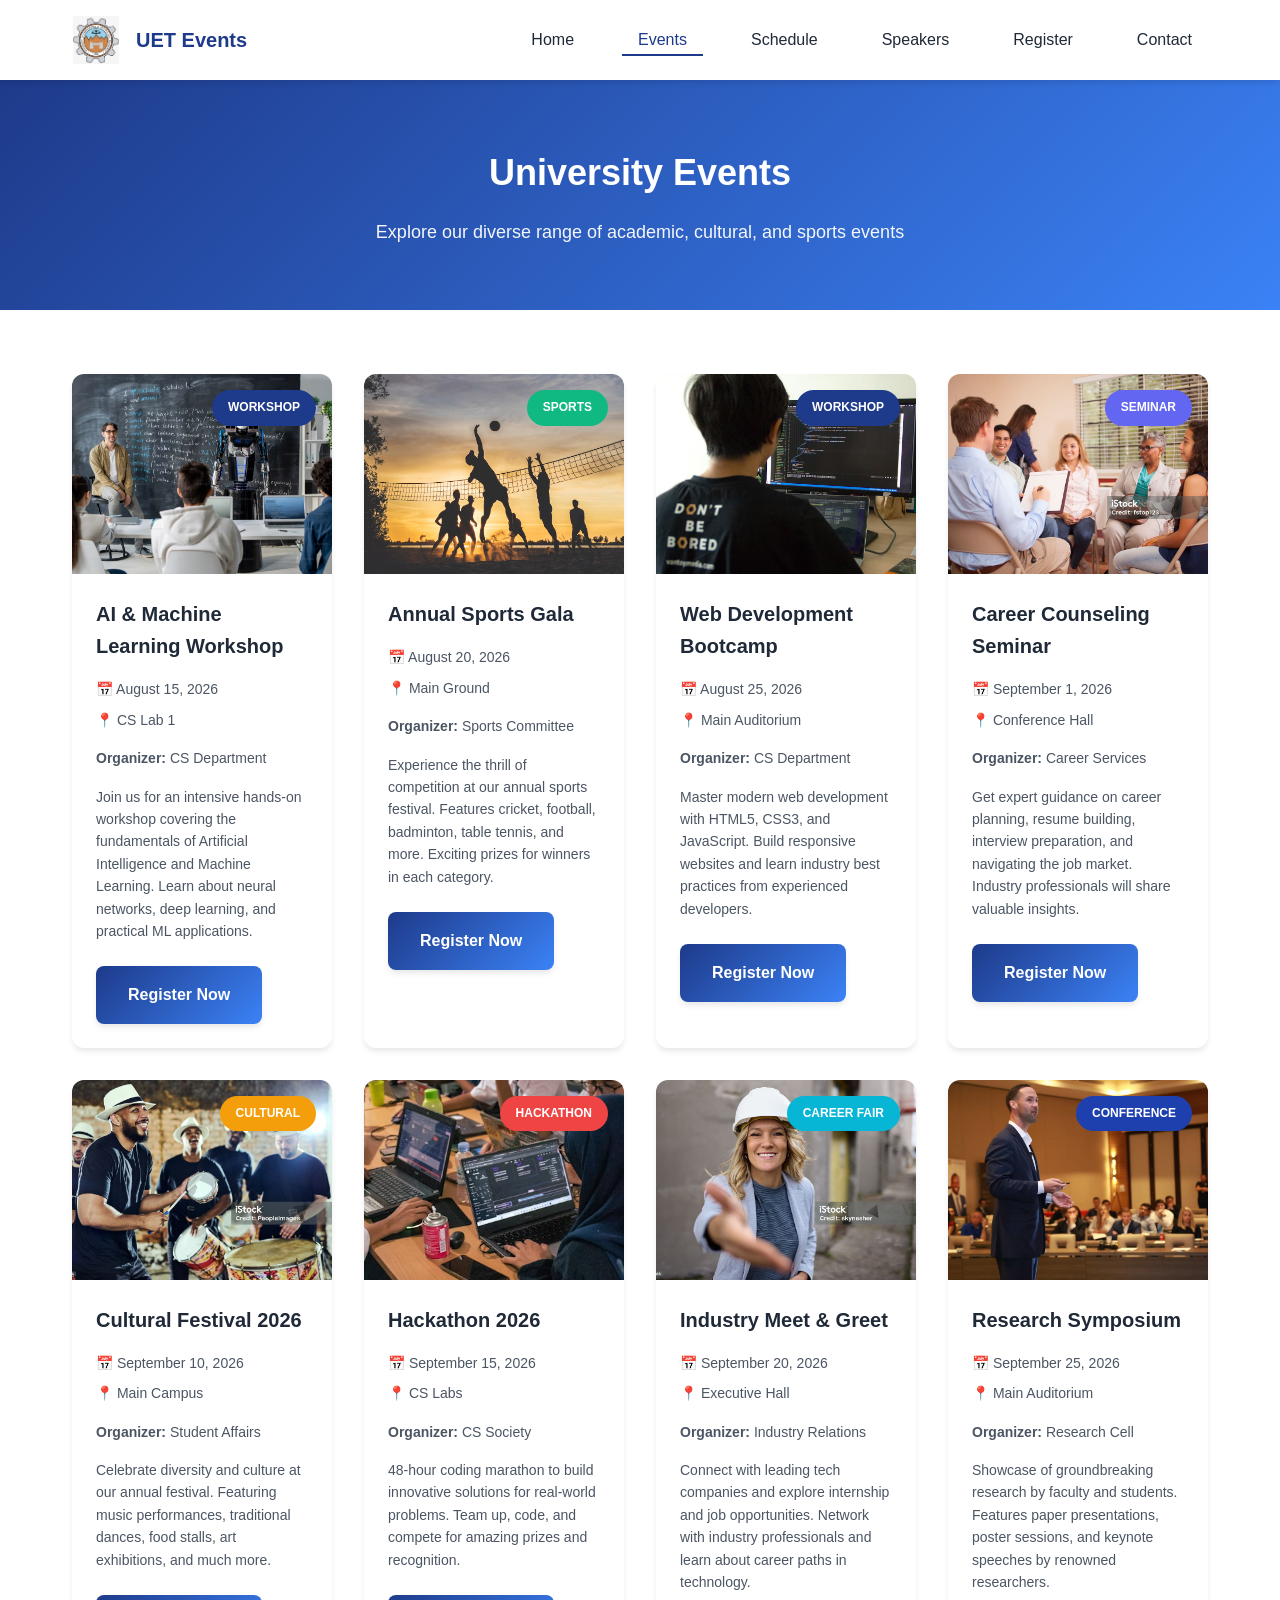
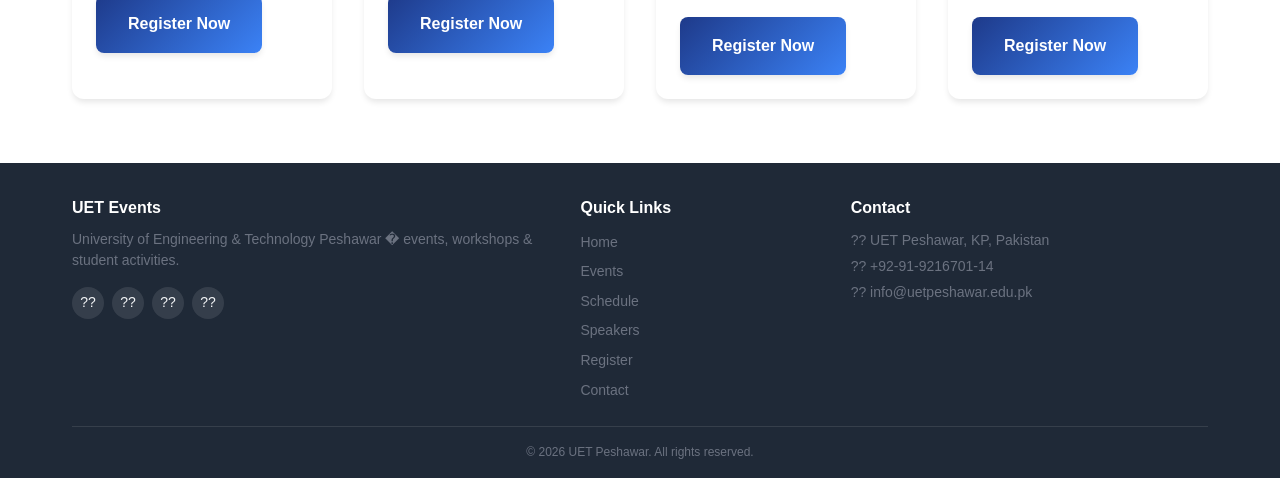
<file: events.html>
<!DOCTYPE html>
<html lang="en">
<head>
    <meta charset="UTF-8">
    <meta name="viewport" content="width=device-width, initial-scale=1.0">
    <meta name="description" content="Browse all university events at UET Peshawar - Workshops, Seminars, Sports, and more">
    <meta name="keywords" content="UET Events, University Workshops, Seminars, Hackathons">
    <title>All Events | UET Events - University Event Management</title>
    <link rel="stylesheet" href="style.css">
</head>
<body>
    <!-- Navigation Bar -->
    <header>
        <nav class="navbar">
            <div class="container nav-container">
                <div class="logo">
                    <img src="images/logo/university-logo.png" alt="UET Peshawar Logo" class="logo-img">
                    <span class="logo-text">UET Events</span>
                </div>
                
                <input type="checkbox" id="menu-toggle" class="menu-toggle">
                <label for="menu-toggle" class="menu-icon">
                    <span></span>
                    <span></span>
                    <span></span>
                </label>
                
                <ul class="nav-links">
                    <li><a href="index.html" class="nav-link">Home</a></li>
                    <li><a href="events.html" class="nav-link active">Events</a></li>
                    <li><a href="schedule.html" class="nav-link">Schedule</a></li>
                    <li><a href="speakers.html" class="nav-link">Speakers</a></li>
                    <li><a href="register.html" class="nav-link">Register</a></li>
                    <li><a href="contact.html" class="nav-link">Contact</a></li>
                </ul>
            </div>
        </nav>
    </header>

    <!-- Page Header -->
    <section class="page-header">
        <div class="container">
            <h1 class="page-title">University Events</h1>
            <p class="page-subtitle">Explore our diverse range of academic, cultural, and sports events</p>
        </div>
    </section>

    <!-- Main Content -->
    <main>
        <!-- Events Grid Section -->
        <section class="events-section section">
            <div class="container">
                <div class="events-grid">
                    <!-- Event Card 1 -->
                    <article class="event-card">
                        <div class="event-image">
                            <img src="images/event-ai-ml.png" alt="AI & Machine Learning Workshop">
                            <span class="event-badge badge-workshop">Workshop</span>
                        </div>
                        <div class="event-content">
                            <h3 class="event-title">AI & Machine Learning Workshop</h3>
                            <div class="event-meta">
                                <span class="event-date">📅 August 15, 2026</span>
                                <span class="event-venue">📍 CS Lab 1</span>
                            </div>
                            <div class="event-organizer">
                                <strong>Organizer:</strong> CS Department
                            </div>
                            <p class="event-description">
                                Join us for an intensive hands-on workshop covering the fundamentals of Artificial Intelligence 
                                and Machine Learning. Learn about neural networks, deep learning, and practical ML applications.
                            </p>
                            <a href="register.html" class="btn btn-primary">Register Now</a>
                        </div>
                    </article>

                    <!-- Event Card 2 -->
                    <article class="event-card">
                        <div class="event-image">
                            <img src="images/event-sports.png" alt="Annual Sports Gala">
                            <span class="event-badge badge-sports">Sports</span>
                        </div>
                        <div class="event-content">
                            <h3 class="event-title">Annual Sports Gala</h3>
                            <div class="event-meta">
                                <span class="event-date">📅 August 20, 2026</span>
                                <span class="event-venue">📍 Main Ground</span>
                            </div>
                            <div class="event-organizer">
                                <strong>Organizer:</strong> Sports Committee
                            </div>
                            <p class="event-description">
                                Experience the thrill of competition at our annual sports festival. Features cricket, football, 
                                badminton, table tennis, and more. Exciting prizes for winners in each category.
                            </p>
                            <a href="register.html" class="btn btn-primary">Register Now</a>
                        </div>
                    </article>

                    <!-- Event Card 3 -->
                    <article class="event-card">
                        <div class="event-image">
                            <img src="images/event-web.png" alt="Web Development Bootcamp">
                            <span class="event-badge badge-workshop">Workshop</span>
                        </div>
                        <div class="event-content">
                            <h3 class="event-title">Web Development Bootcamp</h3>
                            <div class="event-meta">
                                <span class="event-date">📅 August 25, 2026</span>
                                <span class="event-venue">📍 Main Auditorium</span>
                            </div>
                            <div class="event-organizer">
                                <strong>Organizer:</strong> CS Department
                            </div>
                            <p class="event-description">
                                Master modern web development with HTML5, CSS3, and JavaScript. Build responsive websites 
                                and learn industry best practices from experienced developers.
                            </p>
                            <a href="register.html" class="btn btn-primary">Register Now</a>
                        </div>
                    </article>

                    <!-- Event Card 4 -->
                    <article class="event-card">
                        <div class="event-image">
                            <img src="images/event-career.png" alt="Career Counseling Seminar">
                            <span class="event-badge badge-seminar">Seminar</span>
                        </div>
                        <div class="event-content">
                            <h3 class="event-title">Career Counseling Seminar</h3>
                            <div class="event-meta">
                                <span class="event-date">📅 September 1, 2026</span>
                                <span class="event-venue">📍 Conference Hall</span>
                            </div>
                            <div class="event-organizer">
                                <strong>Organizer:</strong> Career Services
                            </div>
                            <p class="event-description">
                                Get expert guidance on career planning, resume building, interview preparation, and 
                                navigating the job market. Industry professionals will share valuable insights.
                            </p>
                            <a href="register.html" class="btn btn-primary">Register Now</a>
                        </div>
                    </article>

                    <!-- Event Card 5 -->
                    <article class="event-card">
                        <div class="event-image">
                            <img src="images/event-cultural.png" alt="Cultural Festival 2026">
                            <span class="event-badge badge-cultural">Cultural</span>
                        </div>
                        <div class="event-content">
                            <h3 class="event-title">Cultural Festival 2026</h3>
                            <div class="event-meta">
                                <span class="event-date">📅 September 10, 2026</span>
                                <span class="event-venue">📍 Main Campus</span>
                            </div>
                            <div class="event-organizer">
                                <strong>Organizer:</strong> Student Affairs
                            </div>
                            <p class="event-description">
                                Celebrate diversity and culture at our annual festival. Featuring music performances, 
                                traditional dances, food stalls, art exhibitions, and much more.
                            </p>
                            <a href="register.html" class="btn btn-primary">Register Now</a>
                        </div>
                    </article>

                    <!-- Event Card 6 -->
                    <article class="event-card">
                        <div class="event-image">
                            <img src="images/event-hackathon.png" alt="Hackathon 2026">
                            <span class="event-badge badge-hackathon">Hackathon</span>
                        </div>
                        <div class="event-content">
                            <h3 class="event-title">Hackathon 2026</h3>
                            <div class="event-meta">
                                <span class="event-date">📅 September 15, 2026</span>
                                <span class="event-venue">📍 CS Labs</span>
                            </div>
                            <div class="event-organizer">
                                <strong>Organizer:</strong> CS Society
                            </div>
                            <p class="event-description">
                                48-hour coding marathon to build innovative solutions for real-world problems. 
                                Team up, code, and compete for amazing prizes and recognition.
                            </p>
                            <a href="register.html" class="btn btn-primary">Register Now</a>
                        </div>
                    </article>

                    <!-- Event Card 7 -->
                    <article class="event-card">
                        <div class="event-image">
                            <img src="images/event-industry.png" alt="Industry Meet & Greet">
                            <span class="event-badge badge-career">Career Fair</span>
                        </div>
                        <div class="event-content">
                            <h3 class="event-title">Industry Meet & Greet</h3>
                            <div class="event-meta">
                                <span class="event-date">📅 September 20, 2026</span>
                                <span class="event-venue">📍 Executive Hall</span>
                            </div>
                            <div class="event-organizer">
                                <strong>Organizer:</strong> Industry Relations
                            </div>
                            <p class="event-description">
                                Connect with leading tech companies and explore internship and job opportunities. 
                                Network with industry professionals and learn about career paths in technology.
                            </p>
                            <a href="register.html" class="btn btn-primary">Register Now</a>
                        </div>
                    </article>

                    <!-- Event Card 8 -->
                    <article class="event-card">
                        <div class="event-image">
                            <img src="images/event-research.png" alt="Research Symposium">
                            <span class="event-badge badge-conference">Conference</span>
                        </div>
                        <div class="event-content">
                            <h3 class="event-title">Research Symposium</h3>
                            <div class="event-meta">
                                <span class="event-date">📅 September 25, 2026</span>
                                <span class="event-venue">📍 Main Auditorium</span>
                            </div>
                            <div class="event-organizer">
                                <strong>Organizer:</strong> Research Cell
                            </div>
                            <p class="event-description">
                                Showcase of groundbreaking research by faculty and students. Features paper presentations, 
                                poster sessions, and keynote speeches by renowned researchers.
                            </p>
                            <a href="register.html" class="btn btn-primary">Register Now</a>
                        </div>
                    </article>
                </div>
            </div>
        </section>
    </main>

    <!-- Footer -->
    <footer class="footer">
        <div class="container">
            <div class="footer-grid">
                <div class="footer-col">
                    <h3 class="footer-title">UET Events</h3>
                    <p class="footer-text">University of Engineering & Technology Peshawar � events, workshops & student activities.</p>
                    <div class="footer-social">
                        <a href="#" class="social-link" aria-label="Facebook">??</a>
                        <a href="#" class="social-link" aria-label="Twitter">??</a>
                        <a href="#" class="social-link" aria-label="LinkedIn">??</a>
                        <a href="#" class="social-link" aria-label="Instagram">??</a>
                    </div>
                </div>
                <div class="footer-col">
                    <h3 class="footer-title">Quick Links</h3>
                    <ul class="footer-links">
                        <li><a href="index.html" class="footer-link">Home</a></li>
                        <li><a href="events.html" class="footer-link">Events</a></li>
                        <li><a href="schedule.html" class="footer-link">Schedule</a></li>
                        <li><a href="speakers.html" class="footer-link">Speakers</a></li>
                        <li><a href="register.html" class="footer-link">Register</a></li>
                        <li><a href="contact.html" class="footer-link">Contact</a></li>
                    </ul>
                </div>
                <div class="footer-col">
                    <h3 class="footer-title">Contact</h3>
                    <ul class="footer-contact">
                        <li>?? UET Peshawar, KP, Pakistan</li>
                        <li>?? +92-91-9216701-14</li>
                        <li>?? info@uetpeshawar.edu.pk</li>
                    </ul>
                </div>
            </div>
            <div class="footer-bottom">
                <p>&copy; 2026 UET Peshawar. All rights reserved.</p>
            </div>
        </div>
    </footer>
</body>
</html>
</file>
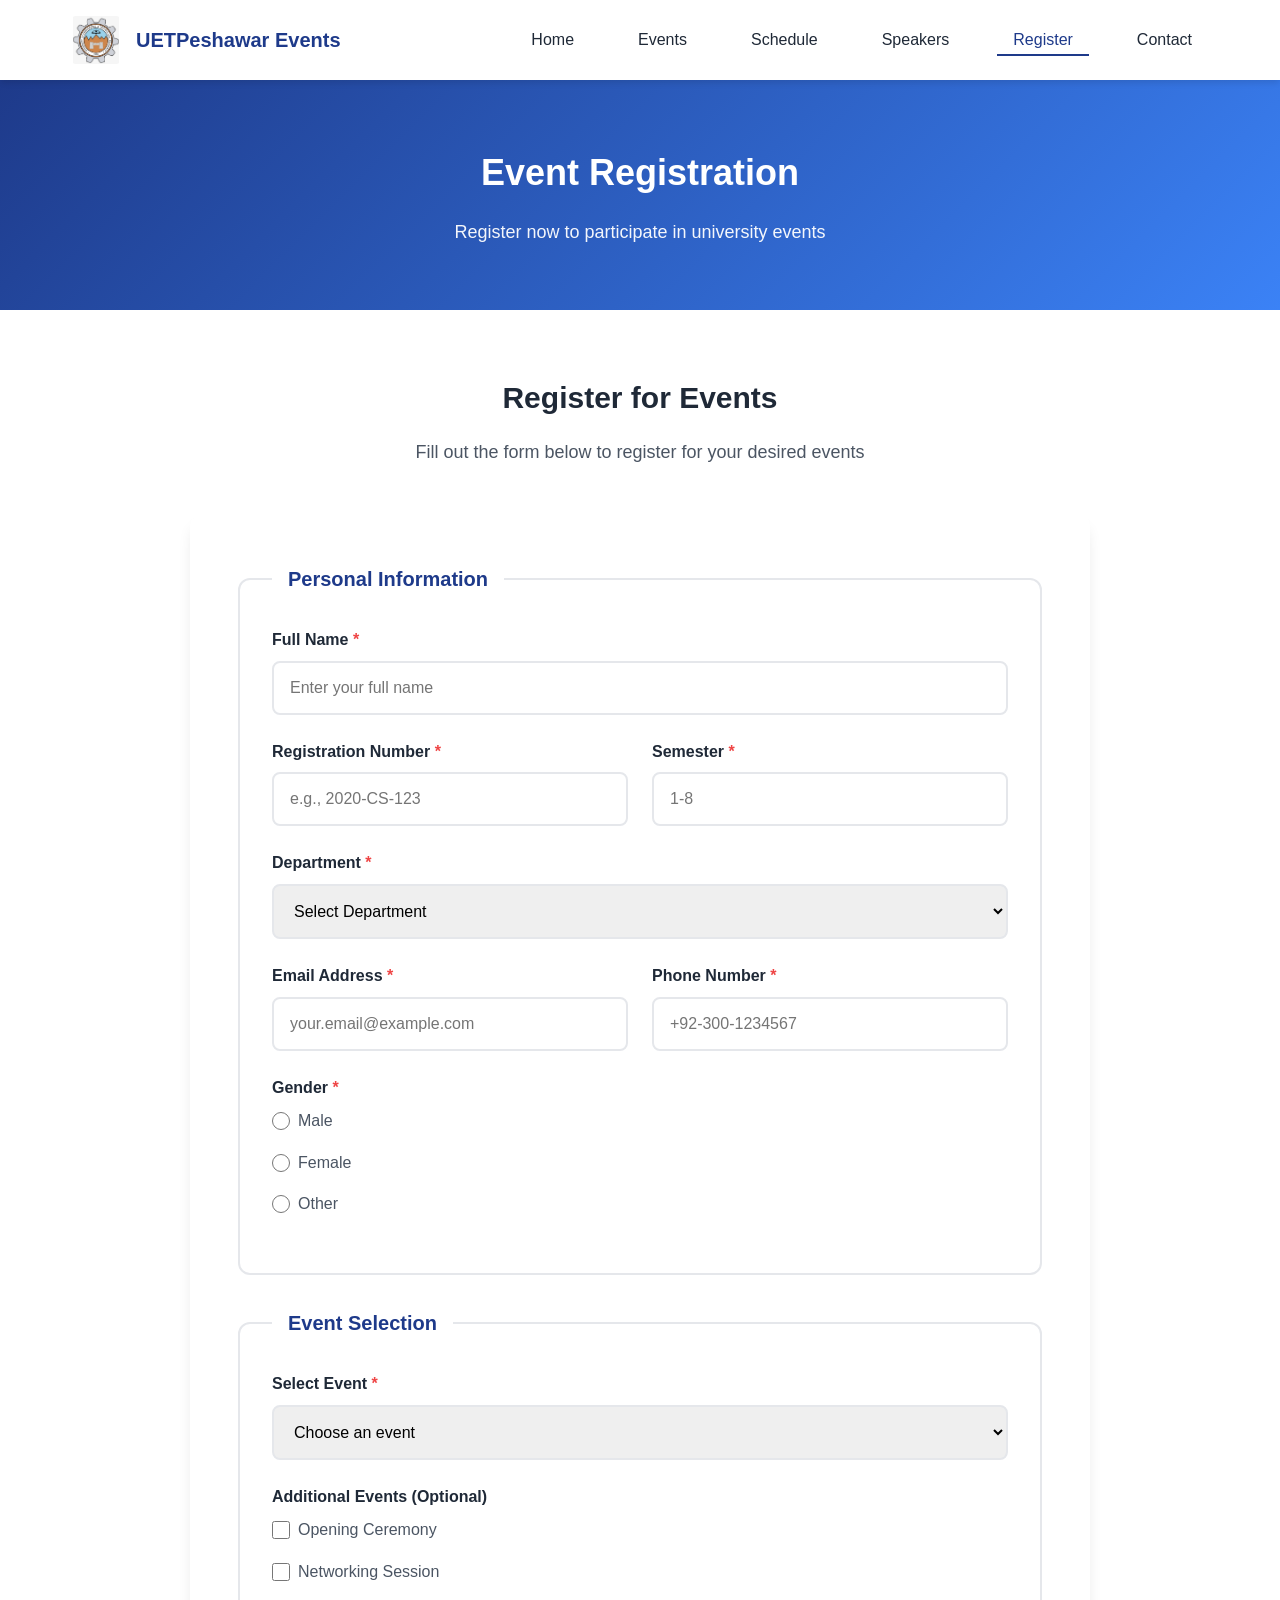
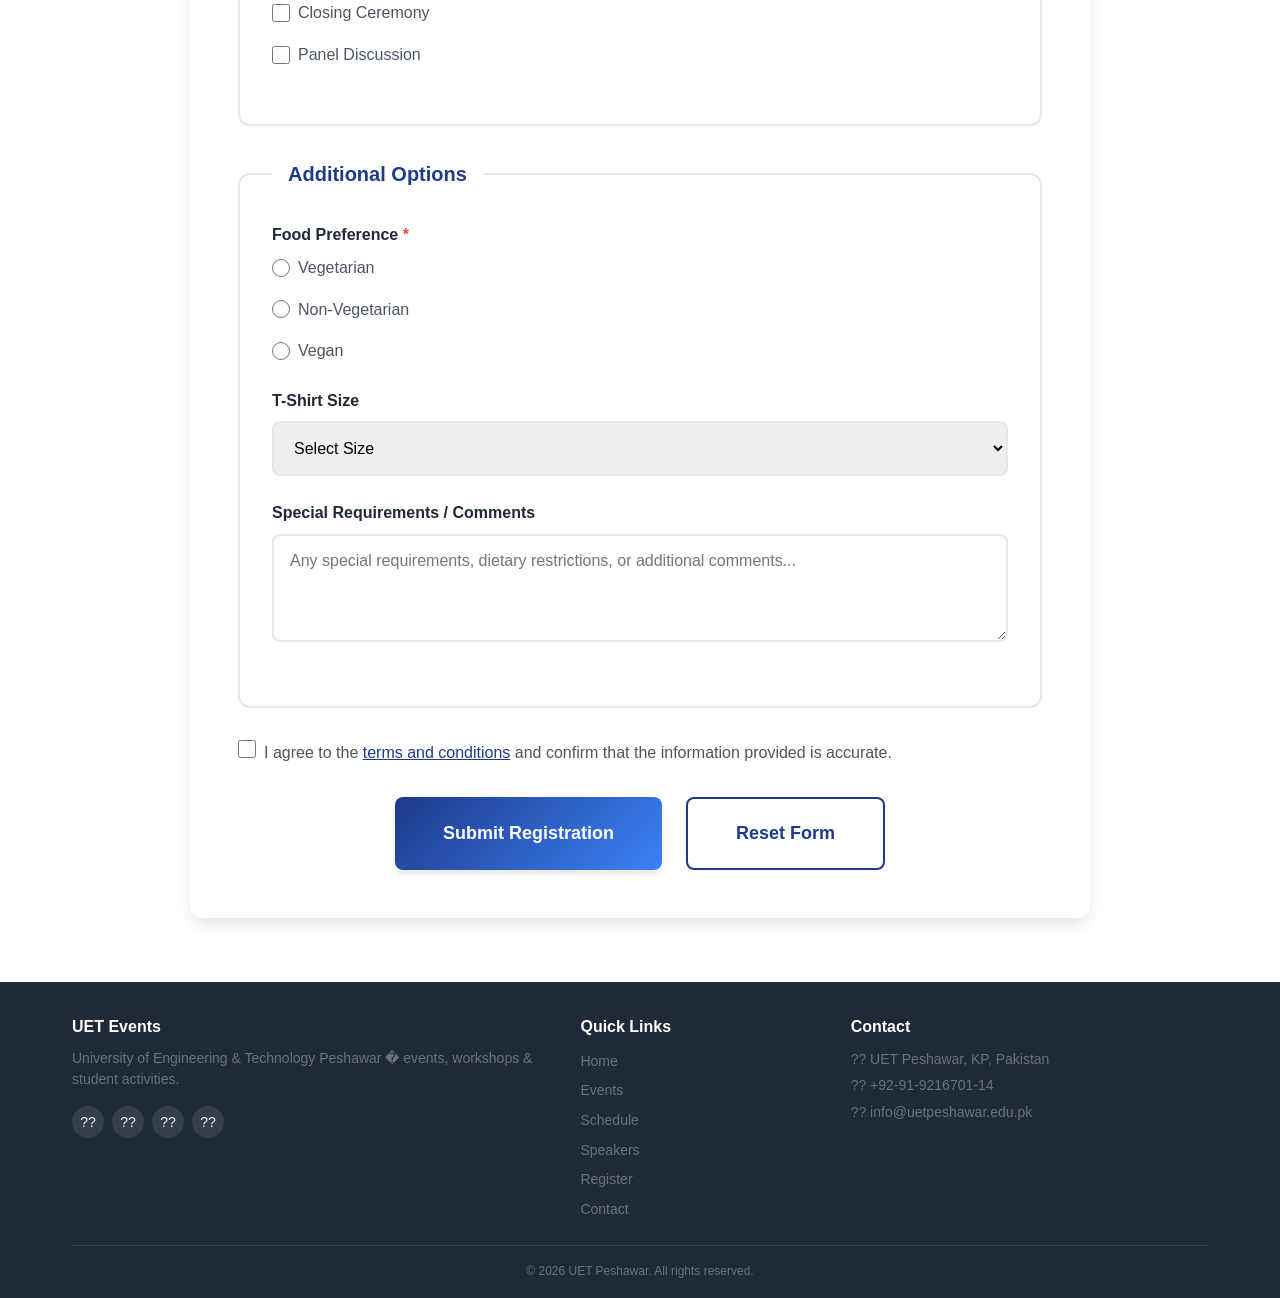
<file: register.html>
<!DOCTYPE html>
<html lang="en">
<head>
    <meta charset="UTF-8">
    <meta name="viewport" content="width=device-width, initial-scale=1.0">
    <meta name="description" content="Register for UET Peshawar university events">
    <meta name="keywords" content="Event Registration, UET Registration, University Events">
    <title>Event Registration | UET Events - University Event Management</title>
    <link rel="stylesheet" href="style.css">
</head>
<body>
    <!-- Navigation Bar -->
    <header>
        <nav class="navbar">
            <div class="container nav-container">
                <div class="logo">
                    <img src="images/logo/university-logo.png" alt="UET Peshawar Logo" class="logo-img">
                    <span class="logo-text">UETPeshawar Events</span>
                </div>
                
                <input type="checkbox" id="menu-toggle" class="menu-toggle">
                <label for="menu-toggle" class="menu-icon">
                    <span></span>
                    <span></span>
                    <span></span>
                </label>
                
                <ul class="nav-links">
                    <li><a href="index.html" class="nav-link">Home</a></li>
                    <li><a href="events.html" class="nav-link">Events</a></li>
                    <li><a href="schedule.html" class="nav-link">Schedule</a></li>
                    <li><a href="speakers.html" class="nav-link">Speakers</a></li>
                    <li><a href="register.html" class="nav-link active">Register</a></li>
                    <li><a href="contact.html" class="nav-link">Contact</a></li>
                </ul>
            </div>
        </nav>
    </header>

    <!-- Page Header -->
    <section class="page-header">
        <div class="container">
            <h1 class="page-title">Event Registration</h1>
            <p class="page-subtitle">Register now to participate in university events</p>
        </div>
    </section>

    <!-- Main Content -->
    <main>
        <!-- Registration Form Section -->
        <section class="registration-section section">
            <div class="container">
                <div class="registration-wrapper">
                    <div class="registration-intro">
                        <h2 class="section-title">Register for Events</h2>
                        <p class="section-subtitle">Fill out the form below to register for your desired events</p>
                    </div>

                    <form class="registration-form" action="#" method="post">
                        <!-- Personal Information -->
                        <fieldset class="form-fieldset">
                            <legend class="fieldset-legend">Personal Information</legend>
                            
                            <div class="form-group">
                                <label for="fullname" class="form-label">Full Name <span class="required">*</span></label>
                                <input 
                                    type="text" 
                                    id="fullname" 
                                    name="fullname" 
                                    class="form-input" 
                                    placeholder="Enter your full name" 
                                    required
                                >
                            </div>

                            <div class="form-row">
                                <div class="form-group">
                                    <label for="regno" class="form-label">Registration Number <span class="required">*</span></label>
                                    <input 
                                        type="text" 
                                        id="regno" 
                                        name="regno" 
                                        class="form-input" 
                                        placeholder="e.g., 2020-CS-123" 
                                        pattern="[0-9]{4}-[A-Z]{2,3}-[0-9]{3}"
                                        title="Format: YYYY-XX-NNN (e.g., 2020-CS-123)"
                                        required
                                    >
                                </div>

                                <div class="form-group">
                                    <label for="semester" class="form-label">Semester <span class="required">*</span></label>
                                    <input 
                                        type="number" 
                                        id="semester" 
                                        name="semester" 
                                        class="form-input" 
                                        placeholder="1-8" 
                                        min="1" 
                                        max="8"
                                        required
                                    >
                                </div>
                            </div>

                            <div class="form-group">
                                <label for="department" class="form-label">Department <span class="required">*</span></label>
                                <select id="department" name="department" class="form-select" required>
                                    <option value="">Select Department</option>
                                    <option value="cs">Computer Science</option>
                                    <option value="se">Software Engineering</option>
                                    <option value="ee">Electrical Engineering</option>
                                    <option value="me">Mechanical Engineering</option>
                                    <option value="ce">Civil Engineering</option>
                                    <option value="che">Chemical Engineering</option>
                                    <option value="te">Telecom Engineering</option>
                                    <option value="other">Other</option>
                                </select>
                            </div>

                            <div class="form-row">
                                <div class="form-group">
                                    <label for="email" class="form-label">Email Address <span class="required">*</span></label>
                                    <input 
                                        type="email" 
                                        id="email" 
                                        name="email" 
                                        class="form-input" 
                                        placeholder="your.email@example.com" 
                                        required
                                    >
                                </div>

                                <div class="form-group">
                                    <label for="phone" class="form-label">Phone Number <span class="required">*</span></label>
                                    <input 
                                        type="tel" 
                                        id="phone" 
                                        name="phone" 
                                        class="form-input" 
                                        placeholder="+92-300-1234567" 
                                        pattern="[+0-9\-]{10,15}"
                                        required
                                    >
                                </div>
                            </div>

                            <div class="form-group">
                                <label class="form-label">Gender <span class="required">*</span></label>
                                <div class="radio-group">
                                    <label class="radio-label">
                                        <input type="radio" name="gender" value="male" required>
                                        <span class="radio-text">Male</span>
                                    </label>
                                    <label class="radio-label">
                                        <input type="radio" name="gender" value="female" required>
                                        <span class="radio-text">Female</span>
                                    </label>
                                    <label class="radio-label">
                                        <input type="radio" name="gender" value="other" required>
                                        <span class="radio-text">Other</span>
                                    </label>
                                </div>
                            </div>
                        </fieldset>

                        <!-- Event Selection -->
                        <fieldset class="form-fieldset">
                            <legend class="fieldset-legend">Event Selection</legend>
                            
                            <div class="form-group">
                                <label for="event" class="form-label">Select Event <span class="required">*</span></label>
                                <select id="event" name="event" class="form-select" required>
                                    <option value="">Choose an event</option>
                                    <option value="ai-workshop">AI & Machine Learning Workshop</option>
                                    <option value="sports-gala">Annual Sports Gala</option>
                                    <option value="web-bootcamp">Web Development Bootcamp</option>
                                    <option value="career-seminar">Career Counseling Seminar</option>
                                    <option value="cultural-festival">Cultural Festival 2026</option>
                                    <option value="hackathon">Hackathon 2026</option>
                                    <option value="industry-meet">Industry Meet & Greet</option>
                                    <option value="research-symposium">Research Symposium</option>
                                </select>
                            </div>

                            <div class="form-group">
                                <label class="form-label">Additional Events (Optional)</label>
                                <div class="checkbox-group">
                                    <label class="checkbox-label">
                                        <input type="checkbox" name="additional-events" value="opening-ceremony">
                                        <span class="checkbox-text">Opening Ceremony</span>
                                    </label>
                                    <label class="checkbox-label">
                                        <input type="checkbox" name="additional-events" value="networking">
                                        <span class="checkbox-text">Networking Session</span>
                                    </label>
                                    <label class="checkbox-label">
                                        <input type="checkbox" name="additional-events" value="closing-ceremony">
                                        <span class="checkbox-text">Closing Ceremony</span>
                                    </label>
                                    <label class="checkbox-label">
                                        <input type="checkbox" name="additional-events" value="panel-discussion">
                                        <span class="checkbox-text">Panel Discussion</span>
                                    </label>
                                </div>
                            </div>
                        </fieldset>

                        <!-- Additional Options -->
                        <fieldset class="form-fieldset">
                            <legend class="fieldset-legend">Additional Options</legend>
                            
                            <div class="form-group">
                                <label class="form-label">Food Preference <span class="required">*</span></label>
                                <div class="radio-group">
                                    <label class="radio-label">
                                        <input type="radio" name="food" value="vegetarian" required>
                                        <span class="radio-text">Vegetarian</span>
                                    </label>
                                    <label class="radio-label">
                                        <input type="radio" name="food" value="non-vegetarian" required>
                                        <span class="radio-text">Non-Vegetarian</span>
                                    </label>
                                    <label class="radio-label">
                                        <input type="radio" name="food" value="vegan" required>
                                        <span class="radio-text">Vegan</span>
                                    </label>
                                </div>
                            </div>

                            <div class="form-group">
                                <label for="tshirt" class="form-label">T-Shirt Size</label>
                                <select id="tshirt" name="tshirt" class="form-select">
                                    <option value="">Select Size</option>
                                    <option value="xs">Extra Small (XS)</option>
                                    <option value="s">Small (S)</option>
                                    <option value="m">Medium (M)</option>
                                    <option value="l">Large (L)</option>
                                    <option value="xl">Extra Large (XL)</option>
                                    <option value="xxl">XXL</option>
                                </select>
                            </div>

                            <div class="form-group">
                                <label for="comments" class="form-label">Special Requirements / Comments</label>
                                <textarea 
                                    id="comments" 
                                    name="comments" 
                                    class="form-textarea" 
                                    rows="4" 
                                    placeholder="Any special requirements, dietary restrictions, or additional comments..."
                                ></textarea>
                            </div>
                        </fieldset>

                        <!-- Terms and Conditions -->
                        <div class="form-group">
                            <label class="checkbox-label terms-label">
                                <input type="checkbox" name="terms" required>
                                <span class="checkbox-text">
                                    I agree to the <a href="#" class="link">terms and conditions</a> and confirm that the information provided is accurate.
                                </span>
                            </label>
                        </div>

                        <!-- Form Buttons -->
                        <div class="form-buttons">
                            <button type="submit" class="btn btn-primary btn-large">
                                Submit Registration
                            </button>
                            <button type="reset" class="btn btn-secondary btn-large">
                                Reset Form
                            </button>
                        </div>
                    </form>
                </div>
            </div>
        </section>
    </main>

    <!-- Footer -->
    <footer class="footer">
        <div class="container">
            <div class="footer-grid">
                <div class="footer-col">
                    <h3 class="footer-title">UET Events</h3>
                    <p class="footer-text">University of Engineering & Technology Peshawar � events, workshops & student activities.</p>
                    <div class="footer-social">
                        <a href="#" class="social-link" aria-label="Facebook">??</a>
                        <a href="#" class="social-link" aria-label="Twitter">??</a>
                        <a href="#" class="social-link" aria-label="LinkedIn">??</a>
                        <a href="#" class="social-link" aria-label="Instagram">??</a>
                    </div>
                </div>
                <div class="footer-col">
                    <h3 class="footer-title">Quick Links</h3>
                    <ul class="footer-links">
                        <li><a href="index.html" class="footer-link">Home</a></li>
                        <li><a href="events.html" class="footer-link">Events</a></li>
                        <li><a href="schedule.html" class="footer-link">Schedule</a></li>
                        <li><a href="speakers.html" class="footer-link">Speakers</a></li>
                        <li><a href="register.html" class="footer-link">Register</a></li>
                        <li><a href="contact.html" class="footer-link">Contact</a></li>
                    </ul>
                </div>
                <div class="footer-col">
                    <h3 class="footer-title">Contact</h3>
                    <ul class="footer-contact">
                        <li>?? UET Peshawar, KP, Pakistan</li>
                        <li>?? +92-91-9216701-14</li>
                        <li>?? info@uetpeshawar.edu.pk</li>
                    </ul>
                </div>
            </div>
            <div class="footer-bottom">
                <p>&copy; 2026 UET Peshawar. All rights reserved.</p>
            </div>
        </div>
    </footer>
</body>
</html>
</file>
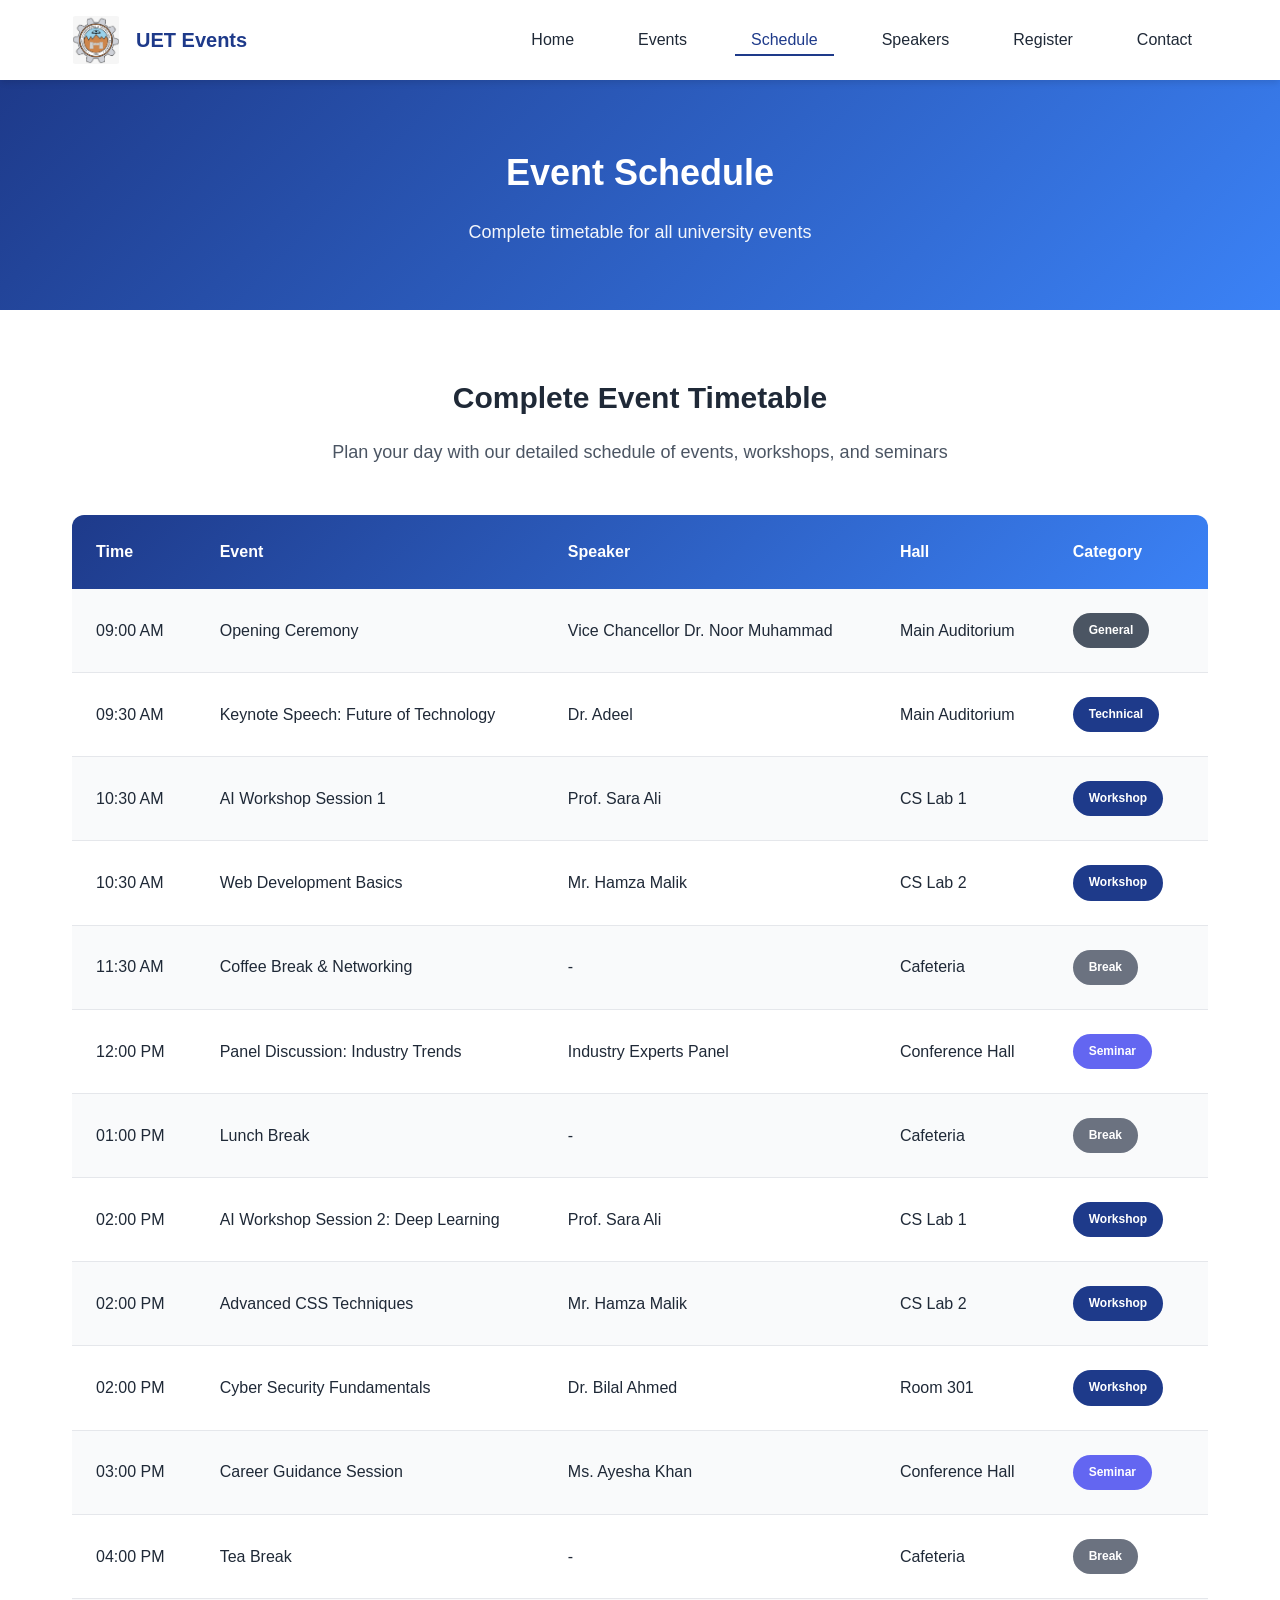
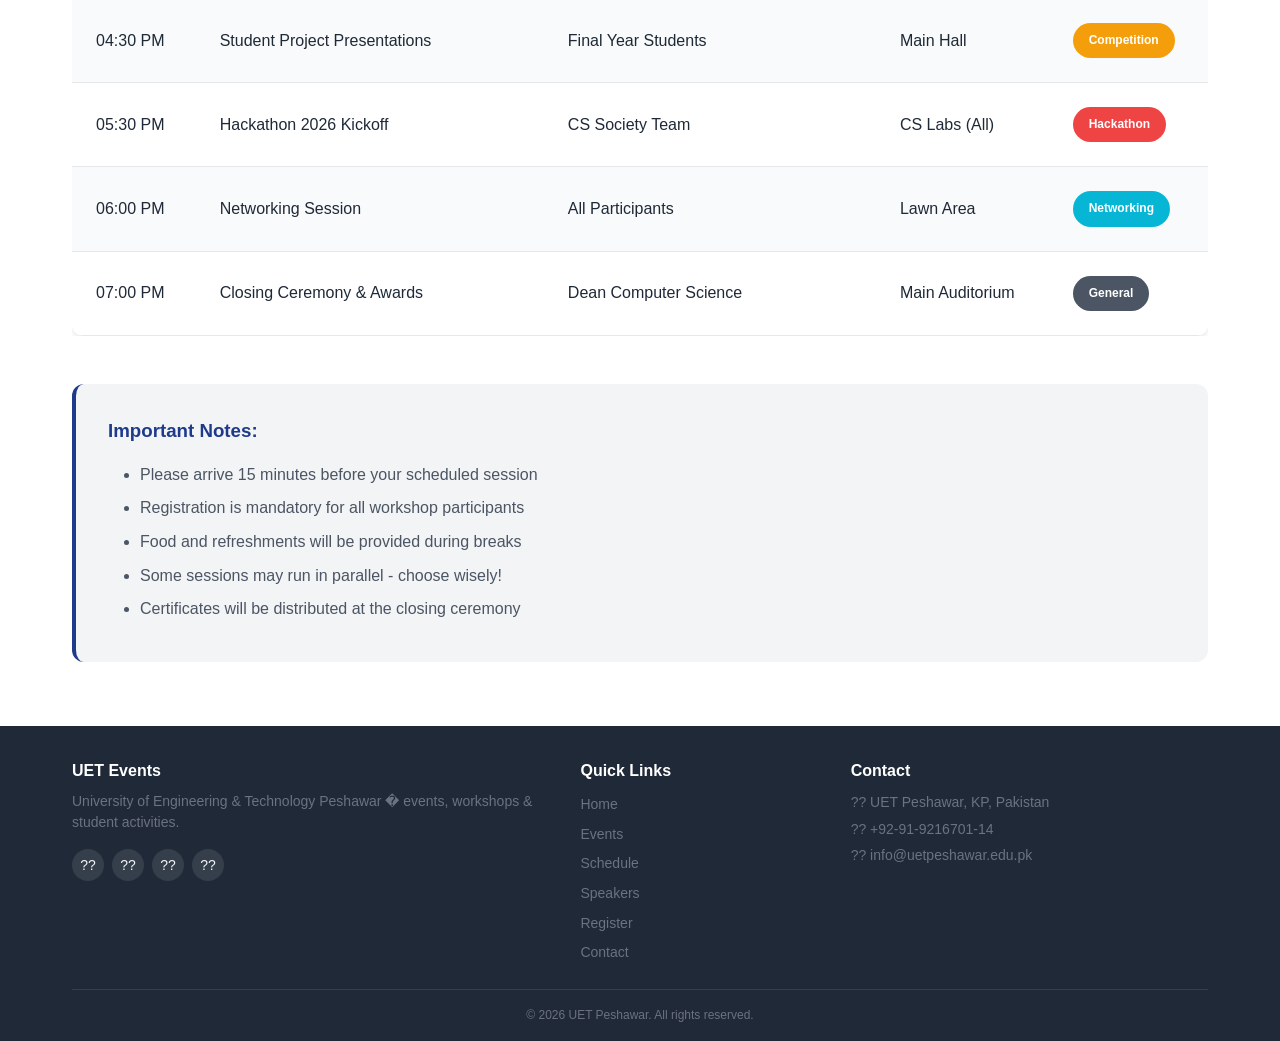
<file: schedule.html>
<!DOCTYPE html>
<html lang="en">
<head>
    <meta charset="UTF-8">
    <meta name="viewport" content="width=device-width, initial-scale=1.0">
    <meta name="description" content="View the complete schedule for UET Peshawar events">
    <meta name="keywords" content="Event Schedule, UET Timetable, University Events">
    <title>Event Schedule | UET Events - University Event Management</title>
    <link rel="stylesheet" href="style.css">
</head>
<body>
    <!-- Navigation Bar -->
    <header>
        <nav class="navbar">
            <div class="container nav-container">
                <div class="logo">
                    <img src="images/logo/university-logo.png" alt="UET Peshawar Logo" class="logo-img">
                    <span class="logo-text">UET Events</span>
                </div>
                
                <input type="checkbox" id="menu-toggle" class="menu-toggle">
                <label for="menu-toggle" class="menu-icon">
                    <span></span>
                    <span></span>
                    <span></span>
                </label>
                
                <ul class="nav-links">
                    <li><a href="index.html" class="nav-link">Home</a></li>
                    <li><a href="events.html" class="nav-link">Events</a></li>
                    <li><a href="schedule.html" class="nav-link active">Schedule</a></li>
                    <li><a href="speakers.html" class="nav-link">Speakers</a></li>
                    <li><a href="register.html" class="nav-link">Register</a></li>
                    <li><a href="contact.html" class="nav-link">Contact</a></li>
                </ul>
            </div>
        </nav>
    </header>

    <!-- Page Header -->
    <section class="page-header">
        <div class="container">
            <h1 class="page-title">Event Schedule</h1>
            <p class="page-subtitle">Complete timetable for all university events</p>
        </div>
    </section>

    <!-- Main Content -->
    <main>
        <!-- Schedule Table Section -->
        <section class="schedule-section section">
            <div class="container">
                <div class="schedule-intro">
                    <h2 class="section-title">Complete Event Timetable</h2>
                    <p class="section-subtitle">Plan your day with our detailed schedule of events, workshops, and seminars</p>
                </div>

                <div class="table-container">
                    <table class="schedule-table">
                        <thead>
                            <tr>
                                <th>Time</th>
                                <th>Event</th>
                                <th>Speaker</th>
                                <th>Hall</th>
                                <th>Category</th>
                            </tr>
                        </thead>
                        <tbody>
                            <tr>
                                <td data-label="Time">09:00 AM</td>
                                <td data-label="Event">Opening Ceremony</td>
                                <td data-label="Speaker">Vice Chancellor Dr. Noor Muhammad</td>
                                <td data-label="Hall">Main Auditorium</td>
                                <td data-label="Category"><span class="category-badge badge-general">General</span></td>
                            </tr>
                            <tr>
                                <td data-label="Time">09:30 AM</td>
                                <td data-label="Event">Keynote Speech: Future of Technology</td>
                                <td data-label="Speaker">Dr. Adeel</td>
                                <td data-label="Hall">Main Auditorium</td>
                                <td data-label="Category"><span class="category-badge badge-technical">Technical</span></td>
                            </tr>
                            <tr>
                                <td data-label="Time">10:30 AM</td>
                                <td data-label="Event">AI Workshop Session 1</td>
                                <td data-label="Speaker">Prof. Sara Ali</td>
                                <td data-label="Hall">CS Lab 1</td>
                                <td data-label="Category"><span class="category-badge badge-workshop">Workshop</span></td>
                            </tr>
                            <tr>
                                <td data-label="Time">10:30 AM</td>
                                <td data-label="Event">Web Development Basics</td>
                                <td data-label="Speaker">Mr. Hamza Malik</td>
                                <td data-label="Hall">CS Lab 2</td>
                                <td data-label="Category"><span class="category-badge badge-workshop">Workshop</span></td>
                            </tr>
                            <tr>
                                <td data-label="Time">11:30 AM</td>
                                <td data-label="Event">Coffee Break & Networking</td>
                                <td data-label="Speaker">-</td>
                                <td data-label="Hall">Cafeteria</td>
                                <td data-label="Category"><span class="category-badge badge-break">Break</span></td>
                            </tr>
                            <tr>
                                <td data-label="Time">12:00 PM</td>
                                <td data-label="Event">Panel Discussion: Industry Trends</td>
                                <td data-label="Speaker">Industry Experts Panel</td>
                                <td data-label="Hall">Conference Hall</td>
                                <td data-label="Category"><span class="category-badge badge-seminar">Seminar</span></td>
                            </tr>
                            <tr>
                                <td data-label="Time">01:00 PM</td>
                                <td data-label="Event">Lunch Break</td>
                                <td data-label="Speaker">-</td>
                                <td data-label="Hall">Cafeteria</td>
                                <td data-label="Category"><span class="category-badge badge-break">Break</span></td>
                            </tr>
                            <tr>
                                <td data-label="Time">02:00 PM</td>
                                <td data-label="Event">AI Workshop Session 2: Deep Learning</td>
                                <td data-label="Speaker">Prof. Sara Ali</td>
                                <td data-label="Hall">CS Lab 1</td>
                                <td data-label="Category"><span class="category-badge badge-workshop">Workshop</span></td>
                            </tr>
                            <tr>
                                <td data-label="Time">02:00 PM</td>
                                <td data-label="Event">Advanced CSS Techniques</td>
                                <td data-label="Speaker">Mr. Hamza Malik</td>
                                <td data-label="Hall">CS Lab 2</td>
                                <td data-label="Category"><span class="category-badge badge-workshop">Workshop</span></td>
                            </tr>
                            <tr>
                                <td data-label="Time">02:00 PM</td>
                                <td data-label="Event">Cyber Security Fundamentals</td>
                                <td data-label="Speaker">Dr. Bilal Ahmed</td>
                                <td data-label="Hall">Room 301</td>
                                <td data-label="Category"><span class="category-badge badge-workshop">Workshop</span></td>
                            </tr>
                            <tr>
                                <td data-label="Time">03:00 PM</td>
                                <td data-label="Event">Career Guidance Session</td>
                                <td data-label="Speaker">Ms. Ayesha Khan</td>
                                <td data-label="Hall">Conference Hall</td>
                                <td data-label="Category"><span class="category-badge badge-seminar">Seminar</span></td>
                            </tr>
                            <tr>
                                <td data-label="Time">04:00 PM</td>
                                <td data-label="Event">Tea Break</td>
                                <td data-label="Speaker">-</td>
                                <td data-label="Hall">Cafeteria</td>
                                <td data-label="Category"><span class="category-badge badge-break">Break</span></td>
                            </tr>
                            <tr>
                                <td data-label="Time">04:30 PM</td>
                                <td data-label="Event">Student Project Presentations</td>
                                <td data-label="Speaker">Final Year Students</td>
                                <td data-label="Hall">Main Hall</td>
                                <td data-label="Category"><span class="category-badge badge-competition">Competition</span></td>
                            </tr>
                            <tr>
                                <td data-label="Time">05:30 PM</td>
                                <td data-label="Event">Hackathon 2026 Kickoff</td>
                                <td data-label="Speaker">CS Society Team</td>
                                <td data-label="Hall">CS Labs (All)</td>
                                <td data-label="Category"><span class="category-badge badge-hackathon">Hackathon</span></td>
                            </tr>
                            <tr>
                                <td data-label="Time">06:00 PM</td>
                                <td data-label="Event">Networking Session</td>
                                <td data-label="Speaker">All Participants</td>
                                <td data-label="Hall">Lawn Area</td>
                                <td data-label="Category"><span class="category-badge badge-networking">Networking</span></td>
                            </tr>
                            <tr>
                                <td data-label="Time">07:00 PM</td>
                                <td data-label="Event">Closing Ceremony & Awards</td>
                                <td data-label="Speaker">Dean Computer Science</td>
                                <td data-label="Hall">Main Auditorium</td>
                                <td data-label="Category"><span class="category-badge badge-general">General</span></td>
                            </tr>
                        </tbody>
                    </table>
                </div>

                <!-- Schedule Notes -->
                <div class="schedule-notes">
                    <h3>Important Notes:</h3>
                    <ul>
                        <li>Please arrive 15 minutes before your scheduled session</li>
                        <li>Registration is mandatory for all workshop participants</li>
                        <li>Food and refreshments will be provided during breaks</li>
                        <li>Some sessions may run in parallel - choose wisely!</li>
                        <li>Certificates will be distributed at the closing ceremony</li>
                    </ul>
                </div>
            </div>
        </section>
    </main>

    <!-- Footer -->
    <footer class="footer">
        <div class="container">
            <div class="footer-grid">
                <div class="footer-col">
                    <h3 class="footer-title">UET Events</h3>
                    <p class="footer-text">University of Engineering & Technology Peshawar � events, workshops & student activities.</p>
                    <div class="footer-social">
                        <a href="#" class="social-link" aria-label="Facebook">??</a>
                        <a href="#" class="social-link" aria-label="Twitter">??</a>
                        <a href="#" class="social-link" aria-label="LinkedIn">??</a>
                        <a href="#" class="social-link" aria-label="Instagram">??</a>
                    </div>
                </div>
                <div class="footer-col">
                    <h3 class="footer-title">Quick Links</h3>
                    <ul class="footer-links">
                        <li><a href="index.html" class="footer-link">Home</a></li>
                        <li><a href="events.html" class="footer-link">Events</a></li>
                        <li><a href="schedule.html" class="footer-link">Schedule</a></li>
                        <li><a href="speakers.html" class="footer-link">Speakers</a></li>
                        <li><a href="register.html" class="footer-link">Register</a></li>
                        <li><a href="contact.html" class="footer-link">Contact</a></li>
                    </ul>
                </div>
                <div class="footer-col">
                    <h3 class="footer-title">Contact</h3>
                    <ul class="footer-contact">
                        <li>?? UET Peshawar, KP, Pakistan</li>
                        <li>?? +92-91-9216701-14</li>
                        <li>?? info@uetpeshawar.edu.pk</li>
                    </ul>
                </div>
            </div>
            <div class="footer-bottom">
                <p>&copy; 2026 UET Peshawar. All rights reserved.</p>
            </div>
        </div>
    </footer>
</body>
</html>
</file>
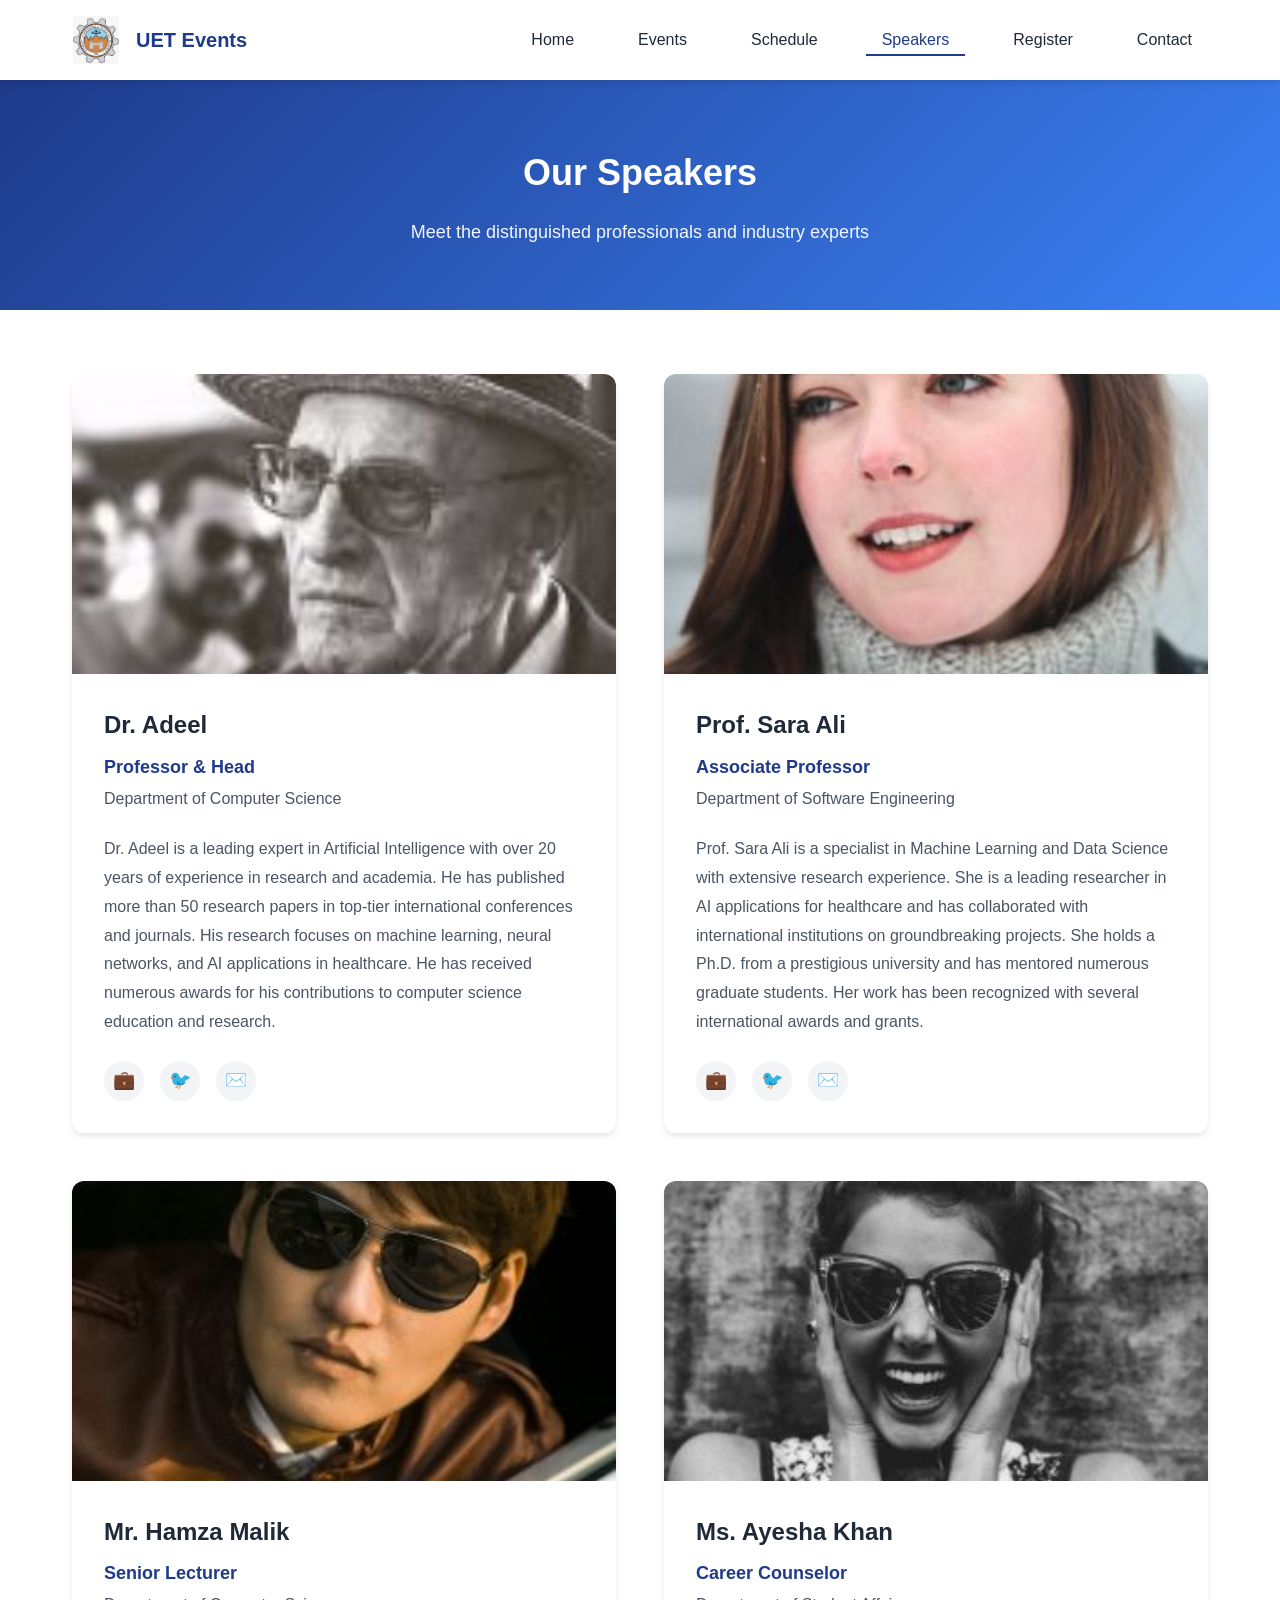
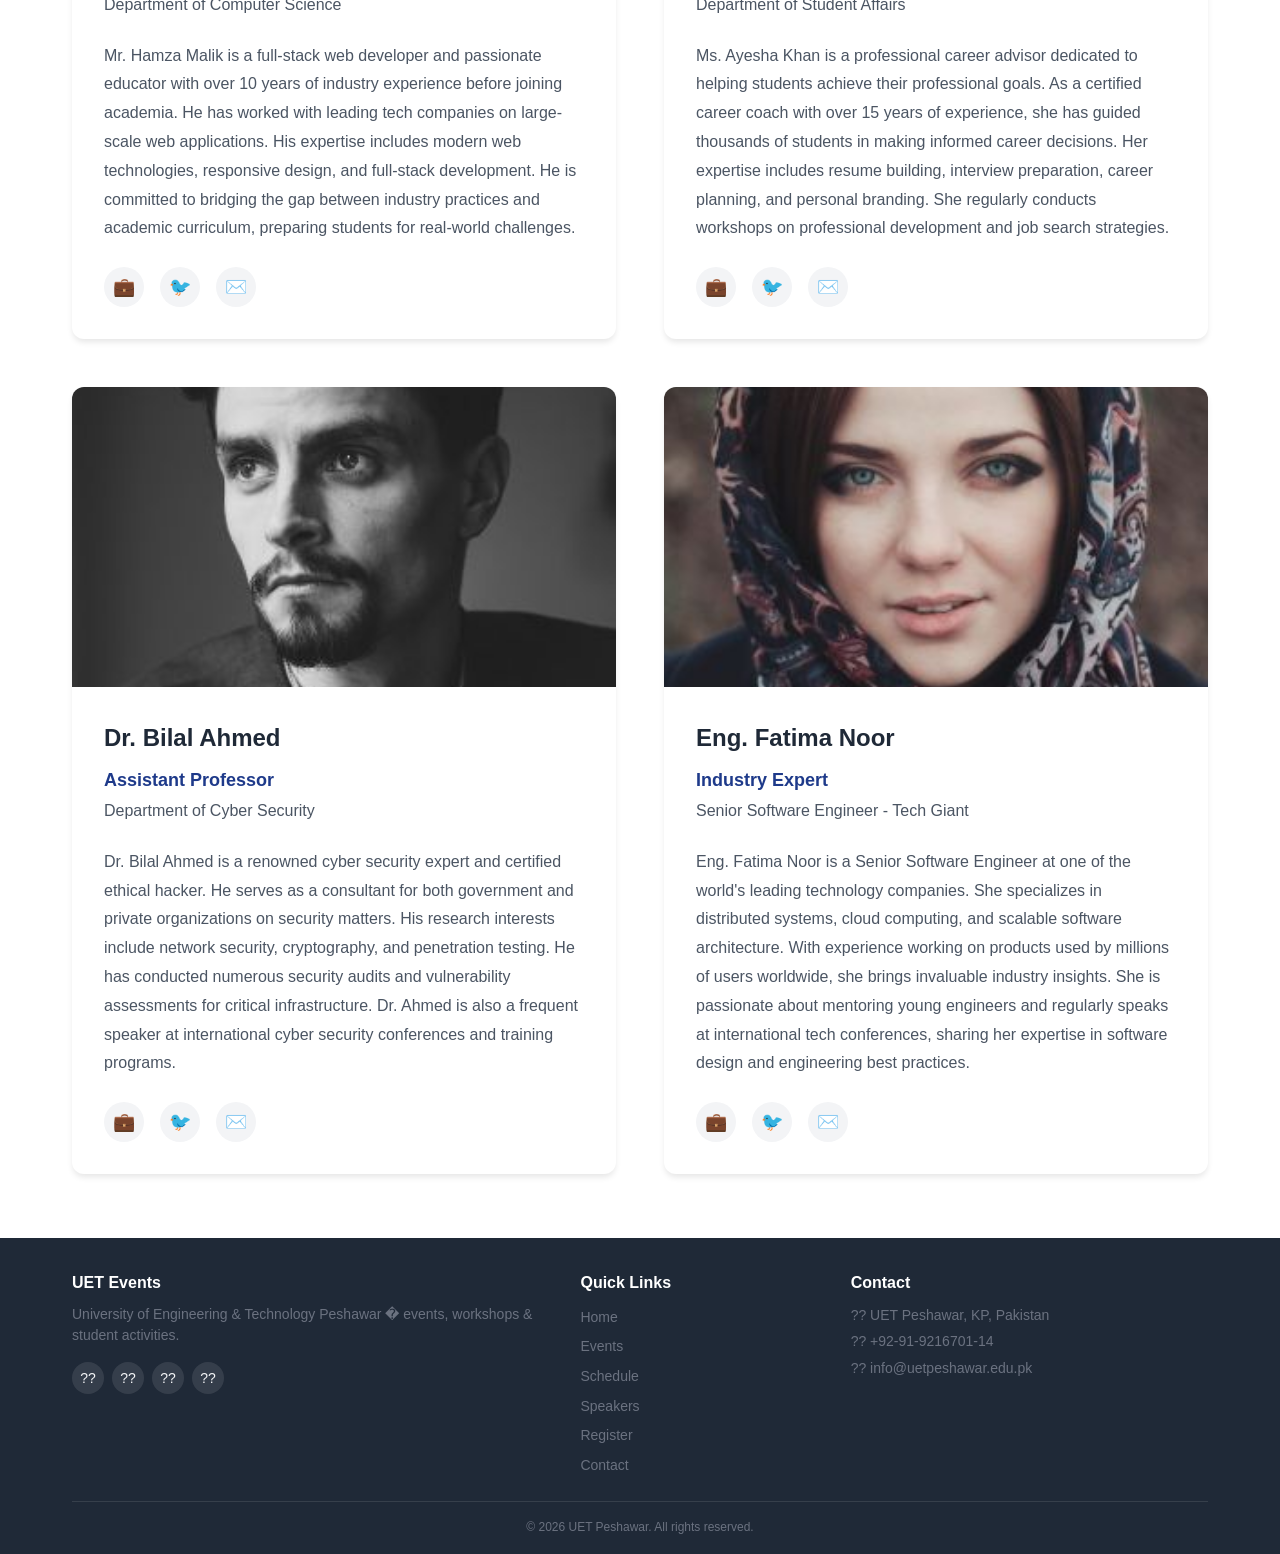
<file: speakers.html>
<!DOCTYPE html>
<html lang="en">
<head>
    <meta charset="UTF-8">
    <meta name="viewport" content="width=device-width, initial-scale=1.0">
    <meta name="description" content="Meet our distinguished speakers and industry experts at UET Peshawar">
    <meta name="keywords" content="UET Speakers, Guest Speakers, Industry Experts">
    <title>Speakers | UET Events - University Event Management</title>
    <link rel="stylesheet" href="style.css">
</head>
<body>
    <!-- Navigation Bar -->
    <header>
        <nav class="navbar">
            <div class="container nav-container">
                <div class="logo">
                    <img src="images/logo/university-logo.png" alt="UET Peshawar Logo" class="logo-img">
                    <span class="logo-text">UET Events</span>
                </div>
                
                <input type="checkbox" id="menu-toggle" class="menu-toggle">
                <label for="menu-toggle" class="menu-icon">
                    <span></span>
                    <span></span>
                    <span></span>
                </label>
                
                <ul class="nav-links">
                    <li><a href="index.html" class="nav-link">Home</a></li>
                    <li><a href="events.html" class="nav-link">Events</a></li>
                    <li><a href="schedule.html" class="nav-link">Schedule</a></li>
                    <li><a href="speakers.html" class="nav-link active">Speakers</a></li>
                    <li><a href="register.html" class="nav-link">Register</a></li>
                    <li><a href="contact.html" class="nav-link">Contact</a></li>
                </ul>
            </div>
        </nav>
    </header>

    <!-- Page Header -->
    <section class="page-header">
        <div class="container">
            <h1 class="page-title">Our Speakers</h1>
            <p class="page-subtitle">Meet the distinguished professionals and industry experts</p>
        </div>
    </section>

    <!-- Main Content -->
    <main>
        <!-- Speakers Section -->
        <section class="speakers-section section">
            <div class="container">
                <div class="speakers-grid">
                    <!-- Speaker Card 1 -->
                    <article class="speaker-card">
                        <div class="speaker-image-wrapper">
                            <img src="images/speaker1.png" alt="Dr. Adeel" class="speaker-image">
                        </div>
                        <div class="speaker-content">
                            <h3 class="speaker-name">Dr. Adeel</h3>
                            <p class="speaker-designation">Professor & Head</p>
                            <p class="speaker-department">Department of Computer Science</p>
                            <p class="speaker-bio">
                                Dr. Adeel is a leading expert in Artificial Intelligence with over 20 years of 
                                experience in research and academia. He has published more than 50 research papers in 
                                top-tier international conferences and journals. His research focuses on machine learning, 
                                neural networks, and AI applications in healthcare. He has received numerous awards for 
                                his contributions to computer science education and research.
                            </p>
                            <div class="speaker-social">
                                <a href="#" class="social-icon" aria-label="LinkedIn" title="LinkedIn">💼</a>
                                <a href="#" class="social-icon" aria-label="Twitter" title="Twitter">🐦</a>
                                <a href="#" class="social-icon" aria-label="Email" title="Email">✉️</a>
                            </div>
                        </div>
                    </article>

                    <!-- Speaker Card 2 -->
                    <article class="speaker-card">
                        <div class="speaker-image-wrapper">
                            <img src="images/speaker2.png" alt="Prof. Sara Ali" class="speaker-image">
                        </div>
                        <div class="speaker-content">
                            <h3 class="speaker-name">Prof. Sara Ali</h3>
                            <p class="speaker-designation">Associate Professor</p>
                            <p class="speaker-department">Department of Software Engineering</p>
                            <p class="speaker-bio">
                                Prof. Sara Ali is a specialist in Machine Learning and Data Science with extensive research 
                                experience. She is a leading researcher in AI applications for healthcare and has collaborated 
                                with international institutions on groundbreaking projects. She holds a Ph.D. from a prestigious 
                                university and has mentored numerous graduate students. Her work has been recognized with 
                                several international awards and grants.
                            </p>
                            <div class="speaker-social">
                                <a href="#" class="social-icon" aria-label="LinkedIn" title="LinkedIn">💼</a>
                                <a href="#" class="social-icon" aria-label="Twitter" title="Twitter">🐦</a>
                                <a href="#" class="social-icon" aria-label="Email" title="Email">✉️</a>
                            </div>
                        </div>
                    </article>

                    <!-- Speaker Card 3 -->
                    <article class="speaker-card">
                        <div class="speaker-image-wrapper">
                            <img src="images/speaker3.png" alt="Mr. Hamza Malik" class="speaker-image">
                        </div>
                        <div class="speaker-content">
                            <h3 class="speaker-name">Mr. Hamza Malik</h3>
                            <p class="speaker-designation">Senior Lecturer</p>
                            <p class="speaker-department">Department of Computer Science</p>
                            <p class="speaker-bio">
                                Mr. Hamza Malik is a full-stack web developer and passionate educator with over 10 years 
                                of industry experience before joining academia. He has worked with leading tech companies 
                                on large-scale web applications. His expertise includes modern web technologies, responsive 
                                design, and full-stack development. He is committed to bridging the gap between industry 
                                practices and academic curriculum, preparing students for real-world challenges.
                            </p>
                            <div class="speaker-social">
                                <a href="#" class="social-icon" aria-label="LinkedIn" title="LinkedIn">💼</a>
                                <a href="#" class="social-icon" aria-label="Twitter" title="Twitter">🐦</a>
                                <a href="#" class="social-icon" aria-label="Email" title="Email">✉️</a>
                            </div>
                        </div>
                    </article>

                    <!-- Speaker Card 4 -->
                    <article class="speaker-card">
                        <div class="speaker-image-wrapper">
                            <img src="images/speaker4.png" alt="Ms. Ayesha Khan" class="speaker-image">
                        </div>
                        <div class="speaker-content">
                            <h3 class="speaker-name">Ms. Ayesha Khan</h3>
                            <p class="speaker-designation">Career Counselor</p>
                            <p class="speaker-department">Department of Student Affairs</p>
                            <p class="speaker-bio">
                                Ms. Ayesha Khan is a professional career advisor dedicated to helping students achieve 
                                their professional goals. As a certified career coach with over 15 years of experience, 
                                she has guided thousands of students in making informed career decisions. Her expertise 
                                includes resume building, interview preparation, career planning, and personal branding. 
                                She regularly conducts workshops on professional development and job search strategies.
                            </p>
                            <div class="speaker-social">
                                <a href="#" class="social-icon" aria-label="LinkedIn" title="LinkedIn">💼</a>
                                <a href="#" class="social-icon" aria-label="Twitter" title="Twitter">🐦</a>
                                <a href="#" class="social-icon" aria-label="Email" title="Email">✉️</a>
                            </div>
                        </div>
                    </article>

                    <!-- Speaker Card 5 -->
                    <article class="speaker-card">
                        <div class="speaker-image-wrapper">
                            <img src="images/speaker5.png" alt="Dr. Bilal Ahmed" class="speaker-image">
                        </div>
                        <div class="speaker-content">
                            <h3 class="speaker-name">Dr. Bilal Ahmed</h3>
                            <p class="speaker-designation">Assistant Professor</p>
                            <p class="speaker-department">Department of Cyber Security</p>
                            <p class="speaker-bio">
                                Dr. Bilal Ahmed is a renowned cyber security expert and certified ethical hacker. He serves 
                                as a consultant for both government and private organizations on security matters. His research 
                                interests include network security, cryptography, and penetration testing. He has conducted 
                                numerous security audits and vulnerability assessments for critical infrastructure. Dr. Ahmed 
                                is also a frequent speaker at international cyber security conferences and training programs.
                            </p>
                            <div class="speaker-social">
                                <a href="#" class="social-icon" aria-label="LinkedIn" title="LinkedIn">💼</a>
                                <a href="#" class="social-icon" aria-label="Twitter" title="Twitter">🐦</a>
                                <a href="#" class="social-icon" aria-label="Email" title="Email">✉️</a>
                            </div>
                        </div>
                    </article>

                    <!-- Speaker Card 6 -->
                    <article class="speaker-card">
                        <div class="speaker-image-wrapper">
                            <img src="images/speaker6.png" alt="Eng. Fatima Noor" class="speaker-image">
                        </div>
                        <div class="speaker-content">
                            <h3 class="speaker-name">Eng. Fatima Noor</h3>
                            <p class="speaker-designation">Industry Expert</p>
                            <p class="speaker-department">Senior Software Engineer - Tech Giant</p>
                            <p class="speaker-bio">
                                Eng. Fatima Noor is a Senior Software Engineer at one of the world's leading technology 
                                companies. She specializes in distributed systems, cloud computing, and scalable software 
                                architecture. With experience working on products used by millions of users worldwide, she 
                                brings invaluable industry insights. She is passionate about mentoring young engineers and 
                                regularly speaks at international tech conferences, sharing her expertise in software design 
                                and engineering best practices.
                            </p>
                            <div class="speaker-social">
                                <a href="#" class="social-icon" aria-label="LinkedIn" title="LinkedIn">💼</a>
                                <a href="#" class="social-icon" aria-label="Twitter" title="Twitter">🐦</a>
                                <a href="#" class="social-icon" aria-label="Email" title="Email">✉️</a>
                            </div>
                        </div>
                    </article>
                </div>
            </div>
        </section>
    </main>

    <!-- Footer -->
    <footer class="footer">
        <div class="container">
            <div class="footer-grid">
                <div class="footer-col">
                    <h3 class="footer-title">UET Events</h3>
                    <p class="footer-text">University of Engineering & Technology Peshawar � events, workshops & student activities.</p>
                    <div class="footer-social">
                        <a href="#" class="social-link" aria-label="Facebook">??</a>
                        <a href="#" class="social-link" aria-label="Twitter">??</a>
                        <a href="#" class="social-link" aria-label="LinkedIn">??</a>
                        <a href="#" class="social-link" aria-label="Instagram">??</a>
                    </div>
                </div>
                <div class="footer-col">
                    <h3 class="footer-title">Quick Links</h3>
                    <ul class="footer-links">
                        <li><a href="index.html" class="footer-link">Home</a></li>
                        <li><a href="events.html" class="footer-link">Events</a></li>
                        <li><a href="schedule.html" class="footer-link">Schedule</a></li>
                        <li><a href="speakers.html" class="footer-link">Speakers</a></li>
                        <li><a href="register.html" class="footer-link">Register</a></li>
                        <li><a href="contact.html" class="footer-link">Contact</a></li>
                    </ul>
                </div>
                <div class="footer-col">
                    <h3 class="footer-title">Contact</h3>
                    <ul class="footer-contact">
                        <li>?? UET Peshawar, KP, Pakistan</li>
                        <li>?? +92-91-9216701-14</li>
                        <li>?? info@uetpeshawar.edu.pk</li>
                    </ul>
                </div>
            </div>
            <div class="footer-bottom">
                <p>&copy; 2026 UET Peshawar. All rights reserved.</p>
            </div>
        </div>
    </footer>
</body>
</html>
</file>
<file: style.css>
/* ================================
   UNIVERSITY EVENT MANAGEMENT SYSTEM
   CSS Stylesheet
   ================================ */

/* ================================
   1. CSS RESET & VARIABLES
   ================================ */

* {
    margin: 0;
    padding: 0;
    box-sizing: border-box;
}

:root {
    /* Primary Colors - Blue Theme */
    --primary-color: #1e3a8a;
    --primary-light: #3b82f6;
    --primary-dark: #1e40af;
    --accent-color: #60a5fa;
    
    /* Secondary Colors */
    --secondary-color: #6366f1;
    --secondary-light: #818cf8;
    
    /* Neutral Colors */
    --text-dark: #1f2937;
    --text-medium: #4b5563;
    --text-light: #6b7280;
    --bg-white: #ffffff;
    --bg-light: #f3f4f6;
    --bg-lighter: #f9fafb;
    --border-color: #e5e7eb;
    
    /* Status Colors */
    --success: #10b981;
    --warning: #f59e0b;
    --error: #ef4444;
    --info: #06b6d4;
    
    /* Spacing */
    --spacing-xs: 0.5rem;
    --spacing-sm: 1rem;
    --spacing-md: 1.5rem;
    --spacing-lg: 2rem;
    --spacing-xl: 3rem;
    --spacing-xxl: 4rem;
    
    /* Typography */
    --font-family: 'Segoe UI', Tahoma, Geneva, Verdana, sans-serif;
    --font-size-xs: 0.75rem;
    --font-size-sm: 0.875rem;
    --font-size-base: 1rem;
    --font-size-lg: 1.125rem;
    --font-size-xl: 1.25rem;
    --font-size-2xl: 1.5rem;
    --font-size-3xl: 1.875rem;
    --font-size-4xl: 2.25rem;
    --font-size-5xl: 3rem;
    
    /* Borders & Shadows */
    --border-radius: 8px;
    --border-radius-lg: 12px;
    --border-radius-full: 9999px;
    --box-shadow-sm: 0 1px 2px 0 rgba(0, 0, 0, 0.05);
    --box-shadow: 0 4px 6px -1px rgba(0, 0, 0, 0.1);
    --box-shadow-md: 0 10px 15px -3px rgba(0, 0, 0, 0.1);
    --box-shadow-lg: 0 20px 25px -5px rgba(0, 0, 0, 0.1);
    --box-shadow-xl: 0 25px 50px -12px rgba(0, 0, 0, 0.25);
    
    /* Transitions */
    --transition-fast: all 0.15s ease;
    --transition: all 0.3s ease;
    --transition-slow: all 0.5s ease;
    
    /* Container */
    --container-width: 1200px;
}

/* ================================
   2. GLOBAL STYLES
   ================================ */

html {
    scroll-behavior: smooth;
    font-size: 16px;
}

body {
    font-family: var(--font-family);
    font-size: var(--font-size-base);
    line-height: 1.6;
    color: var(--text-dark);
    background-color: var(--bg-white);
    overflow-x: hidden;
}

img {
    max-width: 100%;
    height: auto;
    display: block;
}

a {
    text-decoration: none;
    color: inherit;
    transition: var(--transition);
}

ul, ol {
    list-style: none;
}

/* ================================
   3. UTILITY CLASSES
   ================================ */

.container {
    max-width: var(--container-width);
    margin: 0 auto;
    padding: 0 var(--spacing-lg);
}

.section {
    padding: var(--spacing-xxl) 0;
}

.section-title {
    font-size: var(--font-size-3xl);
    font-weight: 700;
    color: var(--text-dark);
    text-align: center;
    margin-bottom: var(--spacing-sm);
}

.section-subtitle {
    font-size: var(--font-size-lg);
    color: var(--text-medium);
    text-align: center;
    margin-bottom: var(--spacing-xl);
}

.required {
    color: var(--error);
}

/* ================================
   4. NAVIGATION BAR
   ================================ */

.navbar {
    background: var(--bg-white);
    box-shadow: var(--box-shadow);
    position: sticky;
    top: 0;
    z-index: 1000;
    transition: var(--transition);
}

.nav-container {
    display: flex;
    justify-content: space-between;
    align-items: center;
    padding: var(--spacing-sm) var(--spacing-lg);
}

.logo {
    display: flex;
    align-items: center;
    gap: var(--spacing-sm);
    font-size: var(--font-size-xl);
    font-weight: 700;
    color: var(--primary-color);
}

.logo-img {
    width: 48px;
    height: 48px;
    object-fit: contain;
    border-radius: 4px;
}

.logo-text {
    font-weight: 700;
}

.menu-toggle {
    display: none;
}

.menu-icon {
    display: none;
    flex-direction: column;
    cursor: pointer;
    gap: 5px;
}

.menu-icon span {
    width: 25px;
    height: 3px;
    background: var(--primary-color);
    border-radius: 3px;
    transition: var(--transition);
}

.nav-links {
    display: flex;
    gap: var(--spacing-lg);
    align-items: center;
}

.nav-link {
    padding: var(--spacing-xs) var(--spacing-sm);
    color: var(--text-dark);
    font-weight: 500;
    position: relative;
    transition: var(--transition);
}

.nav-link::after {
    content: '';
    position: absolute;
    bottom: 0;
    left: 0;
    width: 0;
    height: 2px;
    background: var(--primary-color);
    transition: var(--transition);
}

.nav-link:hover,
.nav-link.active {
    color: var(--primary-color);
}

.nav-link:hover::after,
.nav-link.active::after {
    width: 100%;
}

/* ================================
   5. BUTTONS
   ================================ */

.btn {
    display: inline-block;
    padding: var(--spacing-sm) var(--spacing-lg);
    border: none;
    border-radius: var(--border-radius);
    font-size: var(--font-size-base);
    font-weight: 600;
    text-align: center;
    cursor: pointer;
    transition: var(--transition);
    text-decoration: none;
}

.btn-primary {
    background: linear-gradient(135deg, var(--primary-color), var(--primary-light));
    color: var(--bg-white);
    box-shadow: var(--box-shadow);
}

.btn-primary:hover {
    background: linear-gradient(135deg, var(--primary-dark), var(--primary-color));
    box-shadow: var(--box-shadow-md);
    transform: translateY(-2px);
}

.btn-secondary {
    background: var(--bg-white);
    color: var(--primary-color);
    border: 2px solid var(--primary-color);
}

.btn-secondary:hover {
    background: var(--primary-color);
    color: var(--bg-white);
    transform: translateY(-2px);
}

.btn-outline {
    background: transparent;
    color: var(--primary-color);
    border: 2px solid var(--primary-color);
}

.btn-outline:hover {
    background: var(--primary-color);
    color: var(--bg-white);
    transform: translateY(-2px);
}

.btn-large {
    padding: var(--spacing-md) var(--spacing-xl);
    font-size: var(--font-size-lg);
}

/* ================================
   6. HERO SECTION
   ================================ */

.hero {
    position: relative;
    height: 600px;
    display: flex;
    align-items: center;
    justify-content: center;
    background: linear-gradient(135deg, var(--primary-dark) 0%, var(--primary-color) 50%, var(--primary-light) 100%);
    color: var(--bg-white);
    overflow: hidden;
}

.hero::before {
    content: '';
    position: absolute;
    top: 0;
    left: 0;
    right: 0;
    bottom: 0;
    background: url('images/event-ai-ml.png') center/cover no-repeat;
    opacity: 0.2;
    z-index: 0;
}

.hero-overlay {
    position: absolute;
    top: 0;
    left: 0;
    right: 0;
    bottom: 0;
    background: linear-gradient(135deg, rgba(30, 58, 138, 0.9), rgba(59, 130, 246, 0.8));
    z-index: 1;
}

.hero-content {
    position: relative;
    z-index: 2;
    text-align: center;
    max-width: 800px;
    padding: var(--spacing-lg);
    animation: fadeInUp 1s ease;
}

.hero-title {
    font-size: var(--font-size-5xl);
    font-weight: 700;
    margin-bottom: var(--spacing-md);
    animation: fadeInUp 1s ease 0.2s both;
}

.hero-subtitle {
    font-size: var(--font-size-xl);
    margin-bottom: var(--spacing-xl);
    opacity: 0.95;
    animation: fadeInUp 1s ease 0.4s both;
}

.hero-buttons {
    display: flex;
    gap: var(--spacing-md);
    justify-content: center;
    flex-wrap: wrap;
    animation: fadeInUp 1s ease 0.6s both;
}

/* ================================
   7. PAGE HEADER
   ================================ */

.page-header {
    background: linear-gradient(135deg, var(--primary-color), var(--primary-light));
    color: var(--bg-white);
    padding: var(--spacing-xxl) 0;
    text-align: center;
}

.page-title {
    font-size: var(--font-size-4xl);
    font-weight: 700;
    margin-bottom: var(--spacing-sm);
}

.page-subtitle {
    font-size: var(--font-size-lg);
    opacity: 0.95;
}

/* ================================
   8. EVENT CARDS
   ================================ */

.events-grid {
    display: grid;
    grid-template-columns: repeat(4, 1fr);
    gap: var(--spacing-lg);
}

.featured-grid {
    grid-template-columns: repeat(3, 1fr);
}

.event-card {
    background: var(--bg-white);
    border-radius: var(--border-radius-lg);
    overflow: hidden;
    box-shadow: var(--box-shadow);
    transition: var(--transition);
    animation: fadeInUp 0.6s ease;
}

.event-card:hover {
    transform: translateY(-10px);
    box-shadow: var(--box-shadow-xl);
}

.event-image {
    position: relative;
    width: 100%;
    height: 200px;
    overflow: hidden;
}

.event-image img {
    width: 100%;
    height: 100%;
    object-fit: cover;
    transition: var(--transition);
}

.event-card:hover .event-image img {
    transform: scale(1.1);
}

.event-badge {
    position: absolute;
    top: var(--spacing-sm);
    right: var(--spacing-sm);
    padding: var(--spacing-xs) var(--spacing-sm);
    border-radius: var(--border-radius-full);
    font-size: var(--font-size-xs);
    font-weight: 600;
    color: var(--bg-white);
    text-transform: uppercase;
}

.badge-workshop { background: var(--primary-color); }
.badge-sports { background: var(--success); }
.badge-seminar { background: var(--secondary-color); }
.badge-cultural { background: var(--warning); }
.badge-hackathon { background: var(--error); }
.badge-career { background: var(--info); }
.badge-conference { background: var(--primary-dark); }

.event-content {
    padding: var(--spacing-md);
}

.event-title {
    font-size: var(--font-size-xl);
    font-weight: 700;
    color: var(--text-dark);
    margin-bottom: var(--spacing-sm);
}

.event-meta {
    display: flex;
    flex-direction: column;
    gap: var(--spacing-xs);
    margin-bottom: var(--spacing-sm);
    color: var(--text-medium);
    font-size: var(--font-size-sm);
}

.event-organizer {
    color: var(--text-medium);
    font-size: var(--font-size-sm);
    margin-bottom: var(--spacing-sm);
}

.event-description {
    color: var(--text-medium);
    font-size: var(--font-size-sm);
    line-height: 1.6;
    margin-bottom: var(--spacing-md);
}

/* ================================
   9. STATISTICS SECTION
   ================================ */

.statistics {
    background: linear-gradient(135deg, var(--primary-color), var(--primary-light));
    color: var(--bg-white);
}

.stats-grid {
    display: grid;
    grid-template-columns: repeat(4, 1fr);
    gap: var(--spacing-xl);
}

.stat-card {
    text-align: center;
    padding: var(--spacing-lg);
    animation: fadeInUp 0.8s ease;
}

.stat-icon {
    font-size: var(--font-size-5xl);
    margin-bottom: var(--spacing-sm);
    animation: bounce 2s infinite;
}

.stat-number {
    font-size: var(--font-size-4xl);
    font-weight: 700;
    margin-bottom: var(--spacing-xs);
    animation: countUp 2s ease;
}

.stat-label {
    font-size: var(--font-size-lg);
    opacity: 0.95;
}

/* ================================
   10. TIMELINE SECTION
   ================================ */

.timeline-section {
    background: var(--bg-light);
}

.timeline {
    position: relative;
    max-width: 800px;
    margin: 0 auto;
    padding: var(--spacing-lg) 0;
}

.timeline::before {
    content: '';
    position: absolute;
    left: 50%;
    transform: translateX(-50%);
    width: 4px;
    height: 100%;
    background: linear-gradient(to bottom, var(--primary-color), var(--primary-light));
}

.timeline-item {
    display: flex;
    justify-content: flex-start;
    position: relative;
    margin-bottom: var(--spacing-xl);
    animation: fadeInUp 0.6s ease;
}

.timeline-item:nth-child(even) {
    justify-content: flex-end;
}

.timeline-content {
    width: 45%;
    background: var(--bg-white);
    padding: var(--spacing-md);
    border-radius: var(--border-radius-lg);
    box-shadow: var(--box-shadow);
    position: relative;
}

.timeline-content::before {
    content: '';
    position: absolute;
    width: 20px;
    height: 20px;
    background: var(--primary-color);
    border-radius: 50%;
    top: 20px;
}

.timeline-item:nth-child(odd) .timeline-content::before {
    right: -62px;
}

.timeline-item:nth-child(even) .timeline-content::before {
    left: -62px;
}

.timeline-date {
    color: var(--primary-color);
    font-weight: 700;
    font-size: var(--font-size-sm);
    margin-bottom: var(--spacing-xs);
}

.timeline-title {
    font-size: var(--font-size-xl);
    font-weight: 700;
    margin-bottom: var(--spacing-xs);
}

.timeline-description {
    color: var(--text-medium);
    font-size: var(--font-size-sm);
}

/* ================================
   11. TESTIMONIALS SECTION
   ================================ */

.testimonials {
    background: var(--bg-light);
}

.testimonials-grid {
    display: grid;
    grid-template-columns: repeat(3, 1fr);
    gap: var(--spacing-lg);
}

.testimonial-card {
    background: var(--bg-white);
    padding: var(--spacing-lg);
    border-radius: var(--border-radius-lg);
    box-shadow: var(--box-shadow);
    transition: var(--transition);
    animation: fadeInUp 0.6s ease;
}

.testimonial-card:hover {
    transform: translateY(-5px);
    box-shadow: var(--box-shadow-lg);
}

.testimonial-stars {
    font-size: var(--font-size-lg);
    margin-bottom: var(--spacing-sm);
    color: var(--warning);
}

.testimonial-text {
    color: var(--text-medium);
    font-size: var(--font-size-base);
    line-height: 1.8;
    margin-bottom: var(--spacing-md);
    font-style: italic;
}

.testimonial-author {
    display: flex;
    align-items: center;
    gap: var(--spacing-sm);
}

.testimonial-img {
    width: 50px;
    height: 50px;
    border-radius: 50%;
    object-fit: cover;
}

.testimonial-name {
    font-weight: 700;
    color: var(--text-dark);
    font-size: var(--font-size-base);
    margin-bottom: 2px;
}

.testimonial-role {
    color: var(--text-light);
    font-size: var(--font-size-sm);
}

/* ================================
   12. GALLERY SECTION
   ================================ */

.gallery-grid {
    display: grid;
    grid-template-columns: repeat(3, 1fr);
    gap: var(--spacing-md);
}

.gallery-item {
    position: relative;
    aspect-ratio: 1;
    overflow: hidden;
    border-radius: var(--border-radius-lg);
    cursor: pointer;
}

.gallery-item img {
    width: 100%;
    height: 100%;
    object-fit: cover;
    transition: var(--transition);
}

.gallery-overlay {
    position: absolute;
    top: 0;
    left: 0;
    right: 0;
    bottom: 0;
    background: rgba(30, 58, 138, 0.9);
    display: flex;
    align-items: center;
    justify-content: center;
    opacity: 0;
    transition: var(--transition);
}

.gallery-item:hover .gallery-overlay {
    opacity: 1;
}

.gallery-item:hover img {
    transform: scale(1.1);
}

.gallery-caption {
    color: var(--bg-white);
    font-size: var(--font-size-lg);
    font-weight: 600;
}

/* ================================
   13. SPONSORS SECTION
   ================================ */

.sponsors-grid {
    display: grid;
    grid-template-columns: repeat(6, 1fr);
    gap: var(--spacing-lg);
}

.sponsor-card {
    background: var(--bg-white);
    padding: var(--spacing-md);
    border-radius: var(--border-radius-lg);
    box-shadow: var(--box-shadow-sm);
    display: flex;
    align-items: center;
    justify-content: center;
    transition: var(--transition);
}

.sponsor-logo {
    max-width: 100%;
    max-height: 80px;
    filter: grayscale(100%);
    opacity: 0.7;
    transition: var(--transition);
}

.sponsor-card:hover .sponsor-logo {
    filter: grayscale(0%);
    opacity: 1;
}

.sponsor-card:hover {
    transform: translateY(-5px);
    box-shadow: var(--box-shadow-md);
}

/* ================================
   14. NEWSLETTER SECTION
   ================================ */

.newsletter {
    background: linear-gradient(135deg, var(--secondary-color), var(--secondary-light));
    color: var(--bg-white);
}

.newsletter-content {
    max-width: 600px;
    margin: 0 auto;
    text-align: center;
}

.newsletter-title {
    font-size: var(--font-size-3xl);
    font-weight: 700;
    margin-bottom: var(--spacing-sm);
}

.newsletter-text {
    font-size: var(--font-size-lg);
    margin-bottom: var(--spacing-lg);
    opacity: 0.95;
}

.newsletter-form {
    display: flex;
    gap: var(--spacing-sm);
    max-width: 500px;
    margin: 0 auto;
}

.newsletter-input {
    flex: 1;
    padding: var(--spacing-md);
    border: none;
    border-radius: var(--border-radius);
    font-size: var(--font-size-base);
}

.newsletter-input:focus {
    outline: none;
    box-shadow: 0 0 0 3px rgba(255, 255, 255, 0.3);
}

/* ================================
   15. SCHEDULE TABLE
   ================================ */

.schedule-intro {
    text-align: center;
    margin-bottom: var(--spacing-xl);
}

.table-container {
    overflow-x: auto;
    margin-bottom: var(--spacing-xl);
}

.schedule-table {
    width: 100%;
    border-collapse: collapse;
    background: var(--bg-white);
    box-shadow: var(--box-shadow);
    border-radius: var(--border-radius-lg);
    overflow: hidden;
}

.schedule-table thead {
    background: linear-gradient(135deg, var(--primary-color), var(--primary-light));
    color: var(--bg-white);
}

.schedule-table th {
    padding: var(--spacing-md);
    text-align: left;
    font-weight: 600;
    font-size: var(--font-size-base);
}

.schedule-table td {
    padding: var(--spacing-md);
    border-bottom: 1px solid var(--border-color);
}

.schedule-table tbody tr:nth-child(odd) {
    background-color: var(--bg-lighter);
}

.schedule-table tbody tr:nth-child(even) {
    background-color: var(--bg-white);
}

.schedule-table tbody tr:hover {
    background-color: var(--bg-light);
    transform: scale(1.01);
    box-shadow: var(--box-shadow-sm);
    transition: var(--transition);
}

.category-badge {
    padding: var(--spacing-xs) var(--spacing-sm);
    border-radius: var(--border-radius-full);
    font-size: var(--font-size-xs);
    font-weight: 600;
    color: var(--bg-white);
    display: inline-block;
}

.badge-general { background: var(--text-medium); }
.badge-technical { background: var(--primary-color); }
.badge-break { background: var(--text-light); }
.badge-competition { background: var(--warning); }
.badge-networking { background: var(--info); }

.schedule-notes {
    background: var(--bg-light);
    padding: var(--spacing-lg);
    border-radius: var(--border-radius-lg);
    border-left: 4px solid var(--primary-color);
}

.schedule-notes h3 {
    color: var(--primary-color);
    margin-bottom: var(--spacing-sm);
}

.schedule-notes ul {
    list-style: disc;
    padding-left: var(--spacing-lg);
}

.schedule-notes li {
    color: var(--text-medium);
    margin-bottom: var(--spacing-xs);
}

/* ================================
   16. SPEAKERS PAGE
   ================================ */

.speakers-grid {
    display: grid;
    grid-template-columns: repeat(2, 1fr);
    gap: var(--spacing-xl);
}

.speaker-card {
    background: var(--bg-white);
    border-radius: var(--border-radius-lg);
    box-shadow: var(--box-shadow);
    overflow: hidden;
    transition: var(--transition);
    animation: fadeInUp 0.6s ease;
}

.speaker-card:hover {
    transform: translateY(-5px);
    box-shadow: var(--box-shadow-lg);
}

.speaker-image-wrapper {
    width: 100%;
    height: 300px;
    overflow: hidden;
}

.speaker-image {
    width: 100%;
    height: 100%;
    object-fit: cover;
    transition: var(--transition);
}

.speaker-card:hover .speaker-image {
    transform: scale(1.05);
}

.speaker-content {
    padding: var(--spacing-lg);
}

.speaker-name {
    font-size: var(--font-size-2xl);
    font-weight: 700;
    color: var(--text-dark);
    margin-bottom: var(--spacing-xs);
}

.speaker-designation {
    font-size: var(--font-size-lg);
    color: var(--primary-color);
    font-weight: 600;
    margin-bottom: 4px;
}

.speaker-department {
    font-size: var(--font-size-base);
    color: var(--text-medium);
    margin-bottom: var(--spacing-md);
}

.speaker-bio {
    color: var(--text-medium);
    line-height: 1.8;
    margin-bottom: var(--spacing-md);
}

.speaker-social {
    display: flex;
    gap: var(--spacing-sm);
}

.social-icon {
    width: 40px;
    height: 40px;
    display: flex;
    align-items: center;
    justify-content: center;
    background: var(--bg-light);
    border-radius: 50%;
    font-size: var(--font-size-lg);
    transition: var(--transition);
}

.social-icon:hover {
    background: var(--primary-color);
    color: var(--bg-white);
    transform: translateY(-3px);
}

/* ================================
   17. REGISTRATION FORM
   ================================ */

.registration-wrapper {
    max-width: 900px;
    margin: 0 auto;
}

.registration-intro {
    text-align: center;
    margin-bottom: var(--spacing-xl);
}

.registration-form {
    background: var(--bg-white);
    padding: var(--spacing-xl);
    border-radius: var(--border-radius-lg);
    box-shadow: var(--box-shadow-md);
}

.form-fieldset {
    border: 2px solid var(--border-color);
    border-radius: var(--border-radius-lg);
    padding: var(--spacing-lg);
    margin-bottom: var(--spacing-lg);
}

.fieldset-legend {
    font-size: var(--font-size-xl);
    font-weight: 700;
    color: var(--primary-color);
    padding: 0 var(--spacing-sm);
}

.form-group {
    margin-bottom: var(--spacing-md);
}

.form-row {
    display: grid;
    grid-template-columns: repeat(2, 1fr);
    gap: var(--spacing-md);
}

.form-label {
    display: block;
    font-weight: 600;
    color: var(--text-dark);
    margin-bottom: var(--spacing-xs);
}

.form-input,
.form-select,
.form-textarea {
    width: 100%;
    padding: var(--spacing-sm);
    border: 2px solid var(--border-color);
    border-radius: var(--border-radius);
    font-size: var(--font-size-base);
    font-family: var(--font-family);
    transition: var(--transition);
}

.form-input:focus,
.form-select:focus,
.form-textarea:focus {
    outline: none;
    border-color: var(--primary-color);
    box-shadow: 0 0 0 3px rgba(30, 58, 138, 0.1);
}

.form-textarea {
    resize: vertical;
    min-height: 100px;
}

.radio-group,
.checkbox-group {
    display: flex;
    flex-direction: column;
    gap: var(--spacing-sm);
}

.radio-label,
.checkbox-label {
    display: flex;
    align-items: center;
    gap: var(--spacing-xs);
    cursor: pointer;
    color: var(--text-medium);
}

.radio-label input[type="radio"],
.checkbox-label input[type="checkbox"] {
    width: 18px;
    height: 18px;
    cursor: pointer;
}

.terms-label {
    align-items: flex-start;
}

.link {
    color: var(--primary-color);
    text-decoration: underline;
}

.link:hover {
    color: var(--primary-dark);
}

.form-buttons {
    display: flex;
    gap: var(--spacing-md);
    justify-content: center;
    margin-top: var(--spacing-lg);
}

/* ================================
   18. CONTACT PAGE
   ================================ */

.contact-info-grid {
    display: grid;
    grid-template-columns: repeat(4, 1fr);
    gap: var(--spacing-lg);
    margin-bottom: var(--spacing-xxl);
}

.info-card {
    background: var(--bg-white);
    padding: var(--spacing-lg);
    border-radius: var(--border-radius-lg);
    box-shadow: var(--box-shadow);
    text-align: center;
    transition: var(--transition);
}

.info-card:hover {
    transform: translateY(-5px);
    box-shadow: var(--box-shadow-md);
}

.info-icon {
    font-size: var(--font-size-4xl);
    margin-bottom: var(--spacing-sm);
}

.info-title {
    font-size: var(--font-size-xl);
    font-weight: 700;
    color: var(--primary-color);
    margin-bottom: var(--spacing-sm);
}

.info-text {
    color: var(--text-medium);
    line-height: 1.8;
}

.map-section {
    background: var(--bg-light);
}

.map-container {
    max-width: 1000px;
    margin: 0 auto;
    border-radius: var(--border-radius-lg);
    overflow: hidden;
    box-shadow: var(--box-shadow-lg);
}

.campus-map {
    width: 100%;
    height: auto;
    display: block;
}

.contact-form-wrapper {
    max-width: 800px;
    margin: 0 auto;
}

.contact-form-intro {
    text-align: center;
    margin-bottom: var(--spacing-xl);
}

.contact-form {
    background: var(--bg-white);
    padding: var(--spacing-xl);
    border-radius: var(--border-radius-lg);
    box-shadow: var(--box-shadow-md);
}

.department-grid {
    display: grid;
    grid-template-columns: repeat(3, 1fr);
    gap: var(--spacing-lg);
}

.department-card {
    background: var(--bg-white);
    padding: var(--spacing-lg);
    border-radius: var(--border-radius-lg);
    box-shadow: var(--box-shadow);
    text-align: center;
    transition: var(--transition);
}

.department-card:hover {
    transform: translateY(-5px);
    box-shadow: var(--box-shadow-md);
    border: 2px solid var(--primary-light);
}

.department-icon {
    font-size: var(--font-size-4xl);
    margin-bottom: var(--spacing-sm);
}

.department-name {
    font-size: var(--font-size-lg);
    font-weight: 700;
    color: var(--primary-color);
    margin-bottom: var(--spacing-xs);
}

.department-description {
    color: var(--text-medium);
    font-size: var(--font-size-sm);
    margin-bottom: var(--spacing-sm);
}

.department-contact {
    color: var(--text-medium);
    font-size: var(--font-size-sm);
}

.department-contact p {
    margin-bottom: 4px;
}

/* ================================
   19. FAQ SECTION (CSS-only Accordion)
   ================================ */

.faq-section {
    background: var(--bg-light);
}

.faq-container {
    max-width: 800px;
    margin: 0 auto;
}

.faq-item {
    background: var(--bg-white);
    margin-bottom: var(--spacing-md);
    border-radius: var(--border-radius-lg);
    box-shadow: var(--box-shadow-sm);
    overflow: hidden;
}

.faq-toggle {
    display: none;
}

.faq-question {
    display: flex;
    justify-content: space-between;
    align-items: center;
    padding: var(--spacing-md);
    font-size: var(--font-size-lg);
    font-weight: 600;
    color: var(--text-dark);
    cursor: pointer;
    transition: var(--transition);
}

.faq-question:hover {
    background: var(--bg-light);
    color: var(--primary-color);
}

.faq-icon {
    font-size: var(--font-size-2xl);
    font-weight: 400;
    transition: var(--transition);
}

.faq-answer {
    max-height: 0;
    overflow: hidden;
    transition: max-height 0.4s ease;
}

.faq-answer p {
    padding: 0 var(--spacing-md) var(--spacing-md);
    color: var(--text-medium);
    line-height: 1.8;
}

.faq-toggle:checked ~ .faq-answer {
    max-height: 500px;
}

.faq-toggle:checked ~ .faq-question .faq-icon {
    transform: rotate(45deg);
}

/* ================================
   20. FOOTER
   ================================ */

.footer {
    background: var(--text-dark);
    color: var(--bg-light);
    padding: var(--spacing-lg) 0 var(--spacing-sm);
}

.footer-grid {
    display: grid;
    grid-template-columns: 2fr 1fr 1.5fr;
    gap: var(--spacing-lg);
    margin-bottom: var(--spacing-md);
}

.footer-title {
    font-size: var(--font-size-base);
    font-weight: 700;
    margin-bottom: var(--spacing-xs);
    color: var(--bg-white);
}

.footer-text {
    color: var(--text-light);
    font-size: var(--font-size-sm);
    line-height: 1.5;
    margin-bottom: var(--spacing-sm);
}

.footer-social {
    display: flex;
    gap: var(--spacing-xs);
}

.social-link {
    width: 32px;
    height: 32px;
    display: flex;
    align-items: center;
    justify-content: center;
    background: rgba(255, 255, 255, 0.1);
    border-radius: 50%;
    font-size: var(--font-size-sm);
    transition: var(--transition);
}

.social-link:hover {
    background: var(--primary-color);
    transform: translateY(-2px);
}

.footer-links {
    display: flex;
    flex-direction: column;
    gap: 4px;
}

.footer-link {
    color: var(--text-light);
    font-size: var(--font-size-sm);
    transition: var(--transition);
}

.footer-link:hover {
    color: var(--primary-light);
    padding-left: 4px;
}

.footer-contact {
    display: flex;
    flex-direction: column;
    gap: 4px;
    color: var(--text-light);
    font-size: var(--font-size-sm);
}

.footer-bottom {
    text-align: center;
    padding-top: var(--spacing-sm);
    border-top: 1px solid rgba(255, 255, 255, 0.1);
    color: var(--text-light);
    font-size: var(--font-size-xs);
}

/* ================================
   21. ANIMATIONS
   ================================ */

@keyframes fadeInUp {
    from {
        opacity: 0;
        transform: translateY(30px);
    }
    to {
        opacity: 1;
        transform: translateY(0);
    }
}

@keyframes fadeIn {
    from {
        opacity: 0;
    }
    to {
        opacity: 1;
    }
}

@keyframes slideInRight {
    from {
        opacity: 0;
        transform: translateX(-50px);
    }
    to {
        opacity: 1;
        transform: translateX(0);
    }
}

@keyframes bounce {
    0%, 100% {
        transform: translateY(0);
    }
    50% {
        transform: translateY(-10px);
    }
}

@keyframes pulse {
    0%, 100% {
        transform: scale(1);
    }
    50% {
        transform: scale(1.05);
    }
}

@keyframes countUp {
    from {
        opacity: 0;
        transform: scale(0.5);
    }
    to {
        opacity: 1;
        transform: scale(1);
    }
}

/* ================================
   22. RESPONSIVE DESIGN (MEDIA QUERIES)
   ================================ */

/* Large Desktop */
@media (max-width: 1199px) {
    :root {
        --container-width: 960px;
    }
    
    .events-grid {
        grid-template-columns: repeat(3, 1fr);
    }
}

/* Tablet */
@media (max-width: 991px) {
    :root {
        --container-width: 720px;
        --font-size-5xl: 2.5rem;
        --font-size-4xl: 2rem;
        --font-size-3xl: 1.75rem;
    }
    
    .events-grid,
    .featured-grid {
        grid-template-columns: repeat(2, 1fr);
    }
    
    .stats-grid {
        grid-template-columns: repeat(2, 1fr);
    }
    
    .testimonials-grid {
        grid-template-columns: repeat(2, 1fr);
    }
    
    .gallery-grid {
        grid-template-columns: repeat(2, 1fr);
    }
    
    .sponsors-grid {
        grid-template-columns: repeat(3, 1fr);
    }
    
    .speakers-grid {
        grid-template-columns: 1fr;
    }
    
    .footer-grid {
        grid-template-columns: repeat(2, 1fr);
    }
    
    .contact-info-grid {
        grid-template-columns: repeat(2, 1fr);
    }
    
    .department-grid {
        grid-template-columns: repeat(2, 1fr);
    }
    
    .hero {
        height: 500px;
    }
    
    .timeline::before {
        left: 20px;
    }
    
    .timeline-item,
    .timeline-item:nth-child(even) {
        justify-content: flex-start;
        padding-left: 50px;
    }
    
    .timeline-content {
        width: 100%;
    }
    
    .timeline-item .timeline-content::before,
    .timeline-item:nth-child(even) .timeline-content::before {
        left: -40px;
        right: auto;
    }
}

/* Mobile */
@media (max-width: 767px) {
    :root {
        --container-width: 540px;
        --spacing-xl: 2rem;
        --spacing-xxl: 3rem;
    }
    
    /* Navigation */
    .menu-icon {
        display: flex;
    }
    
    .nav-links {
        position: absolute;
        top: 100%;
        left: 0;
        right: 0;
        background: var(--bg-white);
        flex-direction: column;
        padding: var(--spacing-md);
        box-shadow: var(--box-shadow-md);
        max-height: 0;
        overflow: hidden;
        transition: var(--transition);
    }
    
    .menu-toggle:checked ~ .nav-links {
        max-height: 500px;
    }
    
    .menu-toggle:checked ~ .menu-icon span:nth-child(1) {
        transform: rotate(45deg) translateY(8px);
    }
    
    .menu-toggle:checked ~ .menu-icon span:nth-child(2) {
        opacity: 0;
    }
    
    .menu-toggle:checked ~ .menu-icon span:nth-child(3) {
        transform: rotate(-45deg) translateY(-8px);
    }
    
    /* Grid Layouts */
    .events-grid,
    .featured-grid,
    .stats-grid,
    .testimonials-grid,
    .gallery-grid,
    .sponsors-grid,
    .speakers-grid,
    .footer-grid,
    .contact-info-grid,
    .department-grid {
        grid-template-columns: 1fr;
    }
    
    /* Hero */
    .hero {
        height: 400px;
    }
    
    .hero-title {
        font-size: var(--font-size-3xl);
    }
    
    .hero-subtitle {
        font-size: var(--font-size-lg);
    }
    
    .hero-buttons {
        flex-direction: column;
    }
    
    /* Forms */
    .form-row {
        grid-template-columns: 1fr;
    }
    
    .form-buttons {
        flex-direction: column;
    }
    
    .btn-large {
        width: 100%;
    }
    
    .newsletter-form {
        flex-direction: column;
    }
    
    /* Table Responsive */
    .schedule-table {
        display: block;
    }
    
    .schedule-table thead {
        display: none;
    }
    
    .schedule-table tbody,
    .schedule-table tr,
    .schedule-table td {
        display: block;
        width: 100%;
    }
    
    .schedule-table tr {
        margin-bottom: var(--spacing-md);
        border: 1px solid var(--border-color);
        border-radius: var(--border-radius);
        overflow: hidden;
    }
    
    .schedule-table td {
        text-align: right;
        padding-left: 50%;
        position: relative;
        border-bottom: 1px solid var(--border-color);
    }
    
    .schedule-table td:last-child {
        border-bottom: none;
    }
    
    .schedule-table td::before {
        content: attr(data-label);
        position: absolute;
        left: 0;
        width: 50%;
        padding-left: var(--spacing-sm);
        font-weight: 700;
        text-align: left;
        color: var(--primary-color);
    }
    
    /* Section Padding */
    .section {
        padding: var(--spacing-xl) 0;
    }
    
    /* Typography */
    .page-title {
        font-size: var(--font-size-3xl);
    }
    
    .section-title {
        font-size: var(--font-size-2xl);
    }
}

/* Small Mobile */
@media (max-width: 480px) {
    :root {
        --spacing-lg: 1rem;
        --spacing-xl: 1.5rem;
        --spacing-xxl: 2rem;
    }
    
    .container {
        padding: 0 var(--spacing-sm);
    }
    
    .registration-form,
    .contact-form {
        padding: var(--spacing-md);
    }
    
    .hero-title {
        font-size: var(--font-size-2xl);
    }
}

/* Print Styles */
@media print {
    .navbar,
    .footer,
    .hero-buttons,
    .btn {
        display: none;
    }
}
</file>
